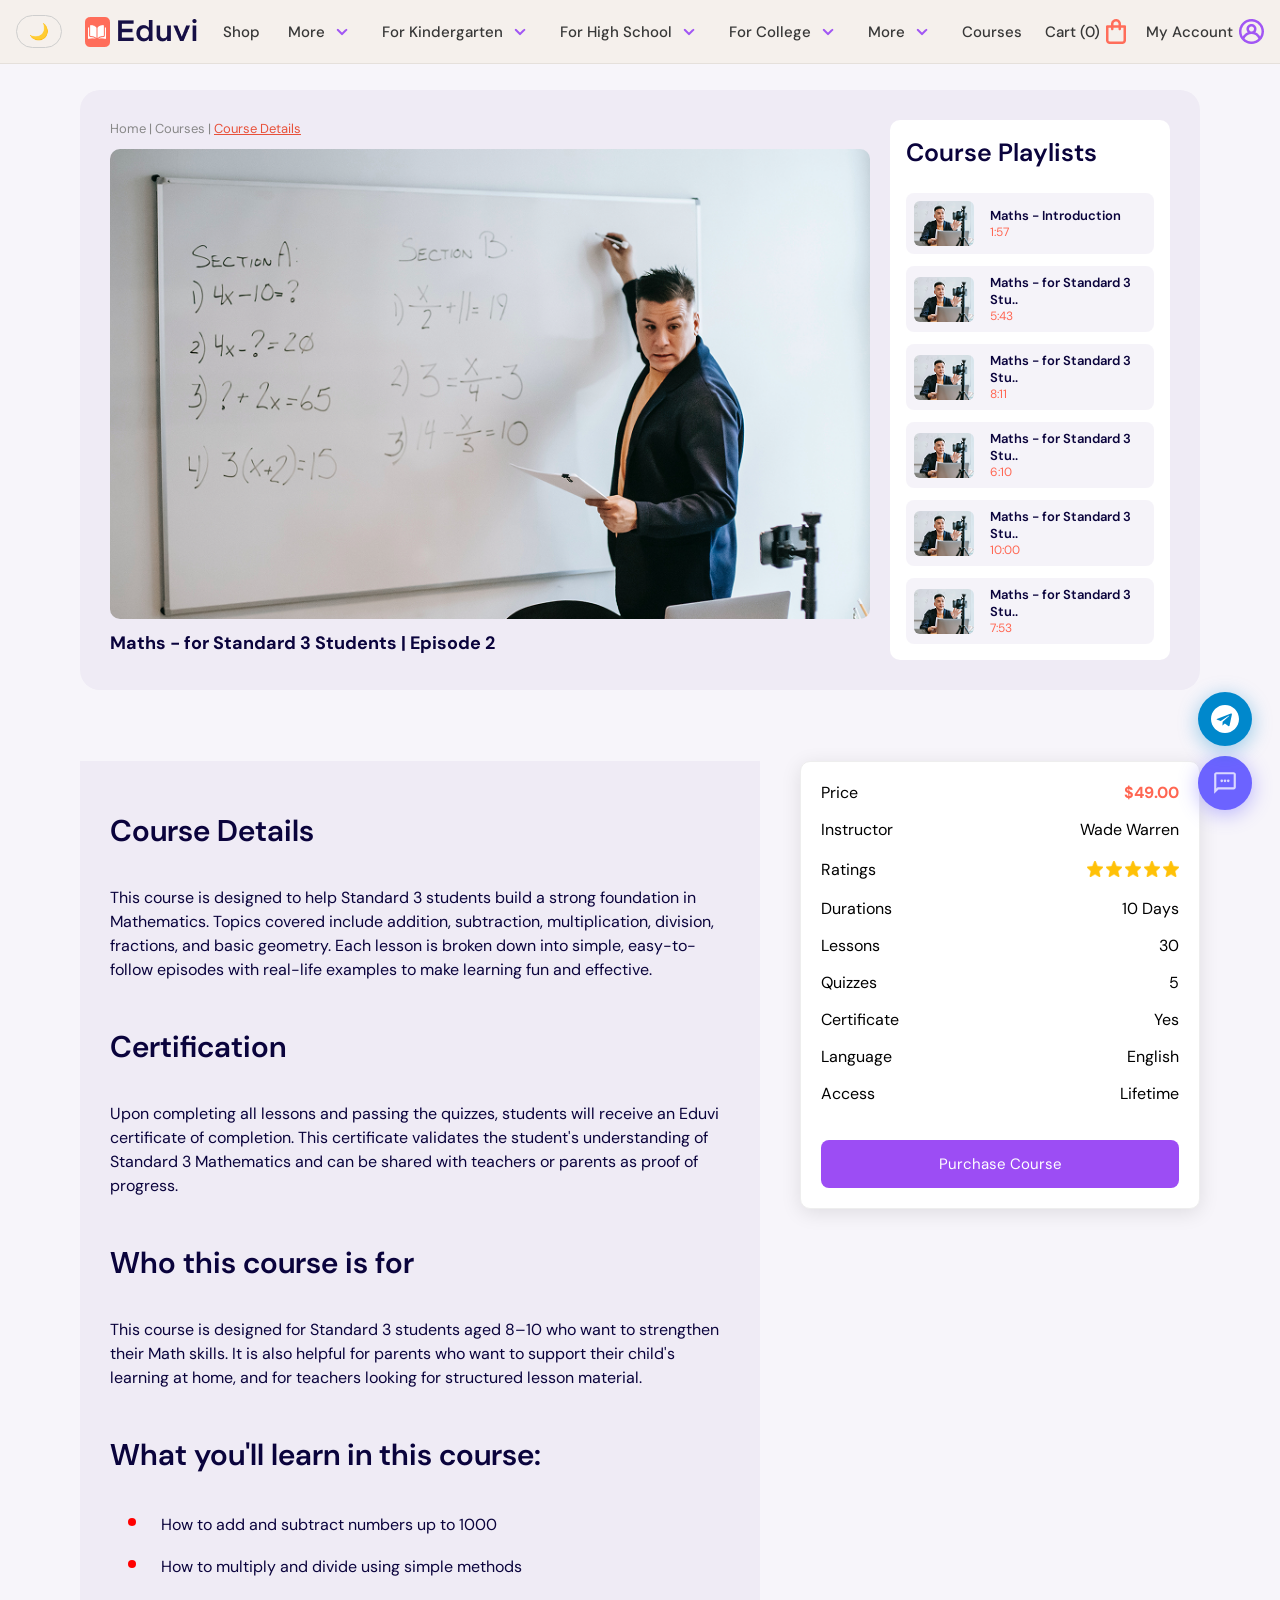
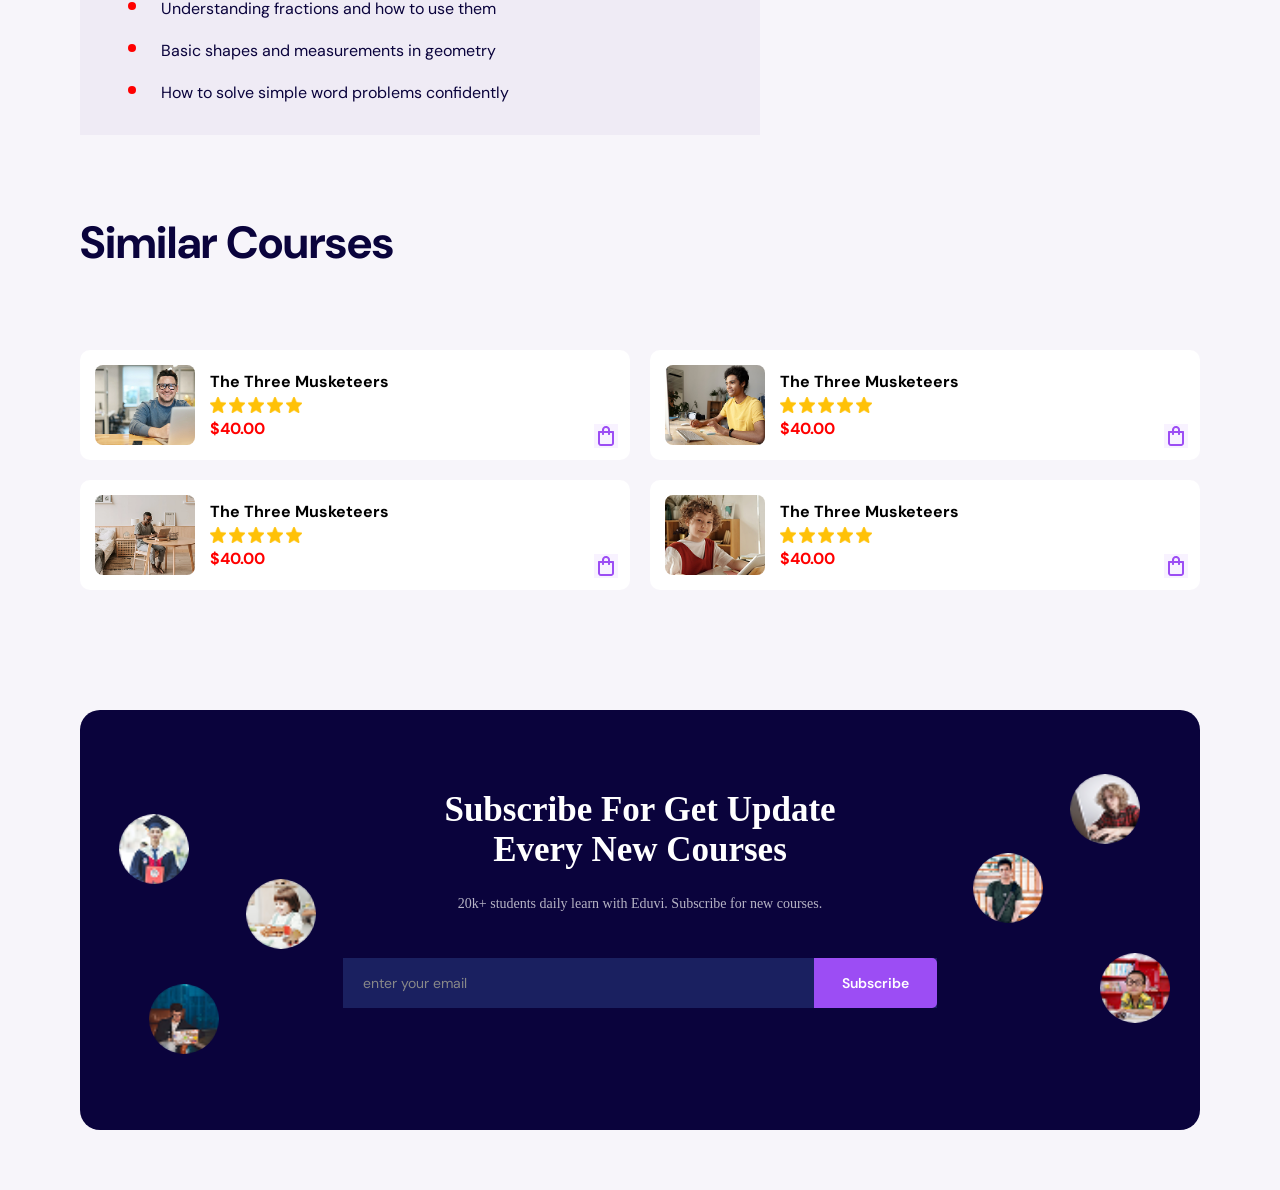
<file: courses-detail.html>
<!doctype html>
<html lang="en">
  <head>
    <meta charset="UTF-8" />
    <meta name="viewport" content="width=device-width, initial-scale=1.0" />
    <title>Course Details</title>
    <link rel="stylesheet" href="style.css" />
    <link rel="stylesheet" href="courses-detail.css" />
    <link rel="icon" type="image/png" href="images/Logo (1).png" />
    <link
      href="https://fonts.googleapis.com/css2?family=DM+Sans:wght@400;500;600;700&display=swap"
      rel="stylesheet"
    />
  </head>
  <body>
    <!-- navbar -->

    <div class="nav">
      <button id="darkModeBtn" title="Toggle dark mode">🌙</button>

      <a href="index.html">
        <img src="images/Logo (1).png" alt="Logo" class="logo" />
      </a>

      <ul class="menu">
        <li><a href="shop.html">Shop</a></li>

        <li class="has-dropdown">
          <a href="#">More <img src="images/down arrow.png" alt="" /></a>
          <ul class="dropdown">
            <li><a href="mentors.html">Mentors</a></li>
            <li><a href="pricing.html">Pricing</a></li>
            <li><a href="join-as-teacher.html">Join as Teacher</a></li>
          </ul>
        </li>

        <li class="has-dropdown">
          <a href="#"
            >For Kindergarten <img src="images/down arrow.png" alt=""
          /></a>
          <ul class="dropdown">
            <li><a href="#">Math</a></li>
            <li><a href="#">English</a></li>
            <li><a href="#">Science</a></li>
          </ul>
        </li>

        <li class="has-dropdown">
          <a href="#"
            >For High School <img src="images/down arrow.png" alt=""
          /></a>
          <ul class="dropdown">
            <li><a href="#">Math</a></li>
            <li><a href="#">English</a></li>
            <li><a href="#">Science</a></li>
          </ul>
        </li>

        <li class="has-dropdown">
          <a href="#">For College <img src="images/down arrow.png" alt="" /></a>
          <ul class="dropdown">
            <li><a href="#">Math</a></li>
            <li><a href="#">English</a></li>
            <li><a href="#">Science</a></li>
          </ul>
        </li>

        <li class="has-dropdown">
          <a href="#">More <img src="images/down arrow.png" alt="" /></a>
          <ul class="dropdown">
            <li><a href="mentors.html">Mentors</a></li>
            <li><a href="pricing.html">Pricing</a></li>
            <li><a href="join-as-teacher.html">Join as Teacher</a></li>
          </ul>
        </li>

        <li class="has-dropdown">
          <a href="courses.html">Courses </a>
        </li>
      </ul>

      <ul class="nav-actions">
        <li>
          <a href="#">Cart (0)</a>
          <img src="images/shopping cart.png" alt="cart" class="cart-icon" />
        </li>
        <li id="desktopProfileBtn">
          <a href="login.html">My Account</a>
          <img
            src="images/account image.png"
            alt="account"
            class="account-icon"
          />
        </li>
      </ul>

      <div class="mobile-nav-actions">
        <div class="mobile-profile" id="mobileProfileBtn">
          <img
            src="images/account image.png"
            alt="account"
            class="account-icon"
          />
        </div>
        <div id="menuToggle" class="hamburger">
          <span></span>
          <span></span>
          <span></span>
        </div>
      </div>

      <div class="profile-dropdown" id="profileDropdown">
        <a href="login.html">Login</a>
        <a href="signup.html">Sign Up</a>
      </div>
    </div>

    <div id="container">
      <!-- hero section -->
      <section class="hero">
        <div class="hero-left">
          <p class="breadcrumb">
            <a href="index.html"><span>Home</span></a> |
            <a href="courses.html"><span>Courses</span></a> |
            <a href="courses-detail.html" class="active"
              ><span>Course Details</span></a
            >
          </p>

          <div class="hero-image">
            <img src="images/teacher.png" alt="Guy with laptop" />
          </div>

          <h3>Maths - for Standard 3 Students | Episode 2</h3>
        </div>

        <div class="hero-right">
          <h2>Course Playlists</h2>

          <div class="playlist-item">
            <img src="images/laptop.png" alt="" />
            <div>
              <p>Maths - Introduction</p>
              <span>1:57</span>
            </div>
          </div>

          <div class="playlist-item">
            <img src="images/laptop.png" alt="" />
            <div>
              <p>Maths - for Standard 3 Stu..</p>
              <span>5:43</span>
            </div>
          </div>

          <div id="locked">
            <div class="playlist-item">
              <img src="images/laptop.png" alt="" />
              <div>
                <p>Maths - for Standard 3 Stu..</p>
                <span>8:11</span>
              </div>
            </div>
          </div>

          <div class="playlist-item">
            <img src="images/laptop.png" alt="" />
            <div>
              <p>Maths - for Standard 3 Stu..</p>
              <span>6:10</span>
            </div>
          </div>

          <div class="playlist-item">
            <img src="images/laptop.png" alt="" />
            <div>
              <p>Maths - for Standard 3 Stu..</p>
              <span>10:00</span>
            </div>
          </div>

          <div class="playlist-item">
            <img src="images/laptop.png" alt="" />
            <div>
              <p>Maths - for Standard 3 Stu..</p>
              <span>7:53</span>
            </div>
          </div>
        </div>
      </section>

      <div class="course-body">
        <div class="course-details">
          <h2>Course Details</h2>
          <p>
            This course is designed to help Standard 3 students build a strong
            foundation in Mathematics. Topics covered include addition,
            subtraction, multiplication, division, fractions, and basic
            geometry. Each lesson is broken down into simple, easy-to-follow
            episodes with real-life examples to make learning fun and effective.
          </p>

          <h2>Certification</h2>
          <p>
            Upon completing all lessons and passing the quizzes, students will
            receive an Eduvi certificate of completion. This certificate
            validates the student's understanding of Standard 3 Mathematics and
            can be shared with teachers or parents as proof of progress.
          </p>

          <h2>Who this course is for</h2>
          <p>
            This course is designed for Standard 3 students aged 8–10 who want
            to strengthen their Math skills. It is also helpful for parents who
            want to support their child's learning at home, and for teachers
            looking for structured lesson material.
          </p>

          <h2>What you'll learn in this course:</h2>
          <ul>
            <li>How to add and subtract numbers up to 1000</li>
            <li>How to multiply and divide using simple methods</li>
            <li>Understanding fractions and how to use them</li>
            <li>Basic shapes and measurements in geometry</li>
            <li>How to solve simple word problems confidently</li>
          </ul>
        </div>

        <div class="course-card">
          <div class="course-card-row">
            <span>Price</span>
            <span class="price">$49.00</span>
          </div>

          <div class="course-card-row">
            <span>Instructor</span>
            <span>Wade Warren</span>
          </div>

          <div class="course-card-row">
            <span>Ratings</span>

            <div class="stars">
              <img src="images/star.png" alt="" />
              <img src="images/star.png" alt="" />
              <img src="images/star.png" alt="" />
              <img src="images/star.png" alt="" />
              <img src="images/star.png" alt="" />
            </div>
          </div>

          <div class="course-card-row">
            <span>Durations</span>
            <span>10 Days</span>
          </div>

          <div class="course-card-row">
            <span>Lessons</span>
            <span>30</span>
          </div>

          <div class="course-card-row">
            <span>Quizzes</span>
            <span>5</span>
          </div>

          <div class="course-card-row">
            <span>Certificate</span>
            <span>Yes</span>
          </div>

          <div class="course-card-row">
            <span>Language</span>
            <span>English</span>
          </div>

          <div class="course-card-row">
            <span>Access</span>
            <span>Lifetime</span>
          </div>

          <button>Purchase Course</button>
        </div>
      </div>

      <div class="similar-courses">
        <h2>Similar Courses</h2>

        <div id="similar-courses-card">
          <!-- CARD 1 -->
          <div class="other-courses-card">
            <img src="images/Image.png" class="course-img" />

            <div class="course-content">
              <h3>The Three Musketeers</h3>

              <div class="stars">
                <img src="images/star.png" />
                <img src="images/star.png" />
                <img src="images/star.png" />
                <img src="images/star.png" />
                <img src="images/star.png" />
              </div>

              <p>$40.00</p>

              <div class="cart">
                <img
                  src="images/shopping bag.png"
                  alt="add to cart"
                  class="card-bag"
                />
              </div>
            </div>
          </div>

          <!-- CARD 2 -->
          <div class="other-courses-card">
            <img src="images/Image (1).png" class="course-img" />

            <div class="course-content">
              <h3>The Three Musketeers</h3>

              <div class="stars">
                <img src="images/star.png" />
                <img src="images/star.png" />
                <img src="images/star.png" />
                <img src="images/star.png" />
                <img src="images/star.png" />
              </div>

              <p>$40.00</p>

              <div class="cart">
                <img
                  src="images/shopping bag.png"
                  alt="add to cart"
                  class="card-bag"
                />
              </div>
            </div>
          </div>

          <!-- CARD 3 -->
          <div class="other-courses-card">
            <img src="images/Image (2).png" class="course-img" />

            <div class="course-content">
              <h3>The Three Musketeers</h3>

              <div class="stars">
                <img src="images/star.png" />
                <img src="images/star.png" />
                <img src="images/star.png" />
                <img src="images/star.png" />
                <img src="images/star.png" />
              </div>

              <p>$40.00</p>

              <div class="cart">
                <img
                  src="images/shopping bag.png"
                  alt="add to cart"
                  class="card-bag"
                />
              </div>
            </div>
          </div>

          <!-- CARD 4 -->
          <div class="other-courses-card">
            <img src="images/Image (3).png" class="course-img" />

            <div class="course-content">
              <h3>The Three Musketeers</h3>

              <div class="stars">
                <img src="images/star.png" />
                <img src="images/star.png" />
                <img src="images/star.png" />
                <img src="images/star.png" />
                <img src="images/star.png" />
              </div>

              <p>$40.00</p>

              <div class="cart">
                <img
                  src="images/shopping bag.png"
                  alt="add to cart"
                  class="card-bag"
                />
              </div>
            </div>
          </div>
        </div>
      </div>

      <div class="subscribe">
        <h2>
          Subscribe For Get Update <br />
          Every New Courses
        </h2>

        <!--floating images-->
        <img src="images/sub1.png" alt="" class="img1" />
        <img src="images/sub2.png" alt="" class="img2" />
        <img src="images/sub3.png" alt="" class="img3" />
        <img src="images/sub4.png" alt="" class="img4" />
        <img src="images/sub5.png" alt="" class="img5" />
        <img src="images/sub6.png" alt="" class="img6" />

        <p>20k+ students daily learn with Eduvi. Subscribe for new courses.</p>

        <div class="subscribe-form">
          <input type="email" placeholder="enter your email" />
          <button>Subscribe</button>
        </div>
      </div>

      <button id="backToTop" title="Back to top">↑</button>

      <script>
        const menuBtn = document.getElementById("menuToggle");
        const menu = document.querySelector(".menu");
        const profileBtn = document.getElementById("mobileProfileBtn");
        const profileDropdown = document.getElementById("profileDropdown");
        const desktopProfileBtn = document.getElementById("desktopProfileBtn");

        desktopProfileBtn.onclick = function (e) {
          e.stopPropagation();
          profileDropdown.classList.toggle("open");
          menu.classList.remove("active");
        };

        menuBtn.onclick = function () {
          menu.classList.toggle("active");
          menuBtn.classList.toggle("open");
          profileDropdown.classList.remove("open");
        };

        profileBtn.onclick = function (e) {
          e.stopPropagation();
          profileDropdown.classList.toggle("open");
          menu.classList.remove("active");
        };

        document.addEventListener("click", function () {
          profileDropdown.classList.remove("open");
        });

        const backToTop = document.getElementById("backToTop");

        window.addEventListener("scroll", function () {
          if (window.scrollY > 300) {
            backToTop.style.display = "block";
          } else {
            backToTop.style.display = "none";
          }
        });

        backToTop.onclick = function () {
          window.scrollTo({ top: 0, behavior: "smooth" });
        };

        const darkModeBtn = document.getElementById("darkModeBtn");

        // remember preference when page reloads
        if (localStorage.getItem("darkMode") === "on") {
          document.body.classList.add("dark");
          darkModeBtn.textContent = "☀️";
        }

        darkModeBtn.onclick = function () {
          document.body.classList.toggle("dark");
          const isDark = document.body.classList.contains("dark");
          darkModeBtn.textContent = isDark ? "☀️" : "🌙";
          localStorage.setItem("darkMode", isDark ? "on" : "off");
        };
      </script>
    </div>

    <script src="chatbot-widget.js"></script>
  </body>
</html>
</file>
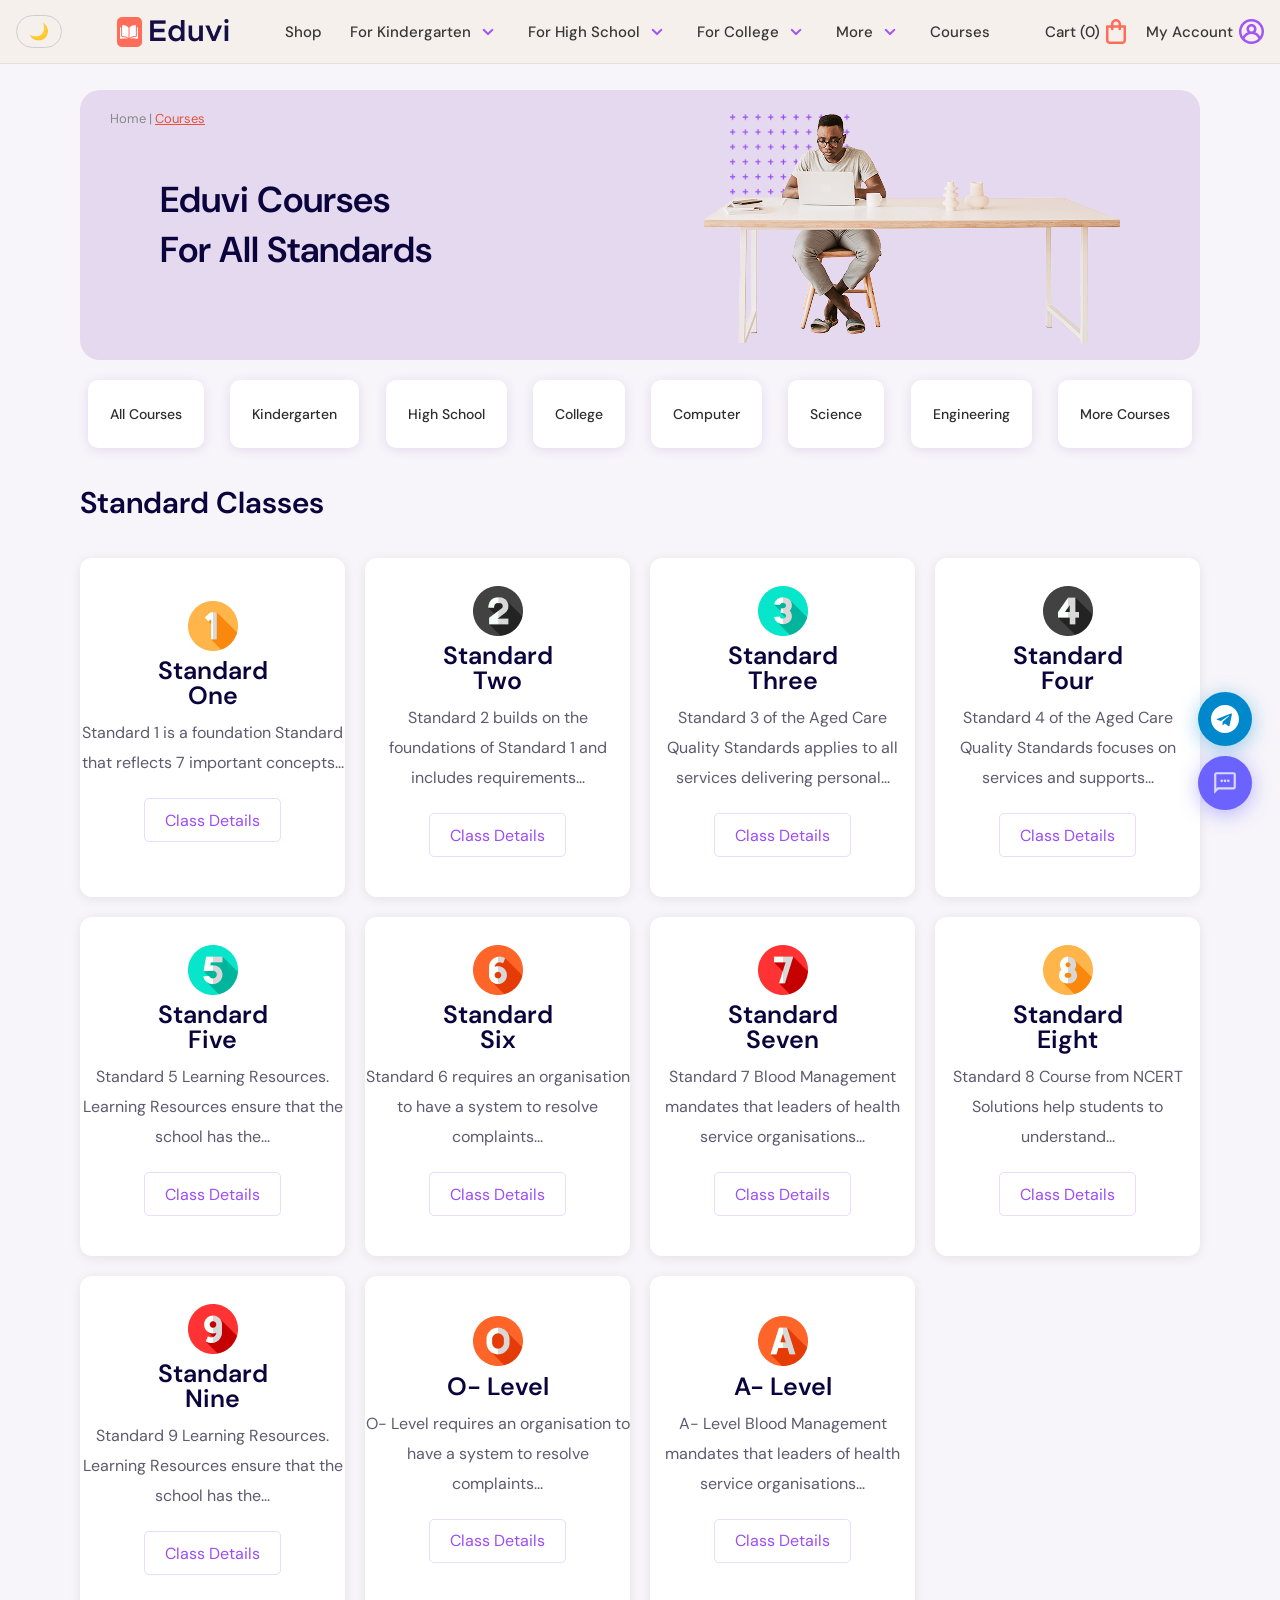
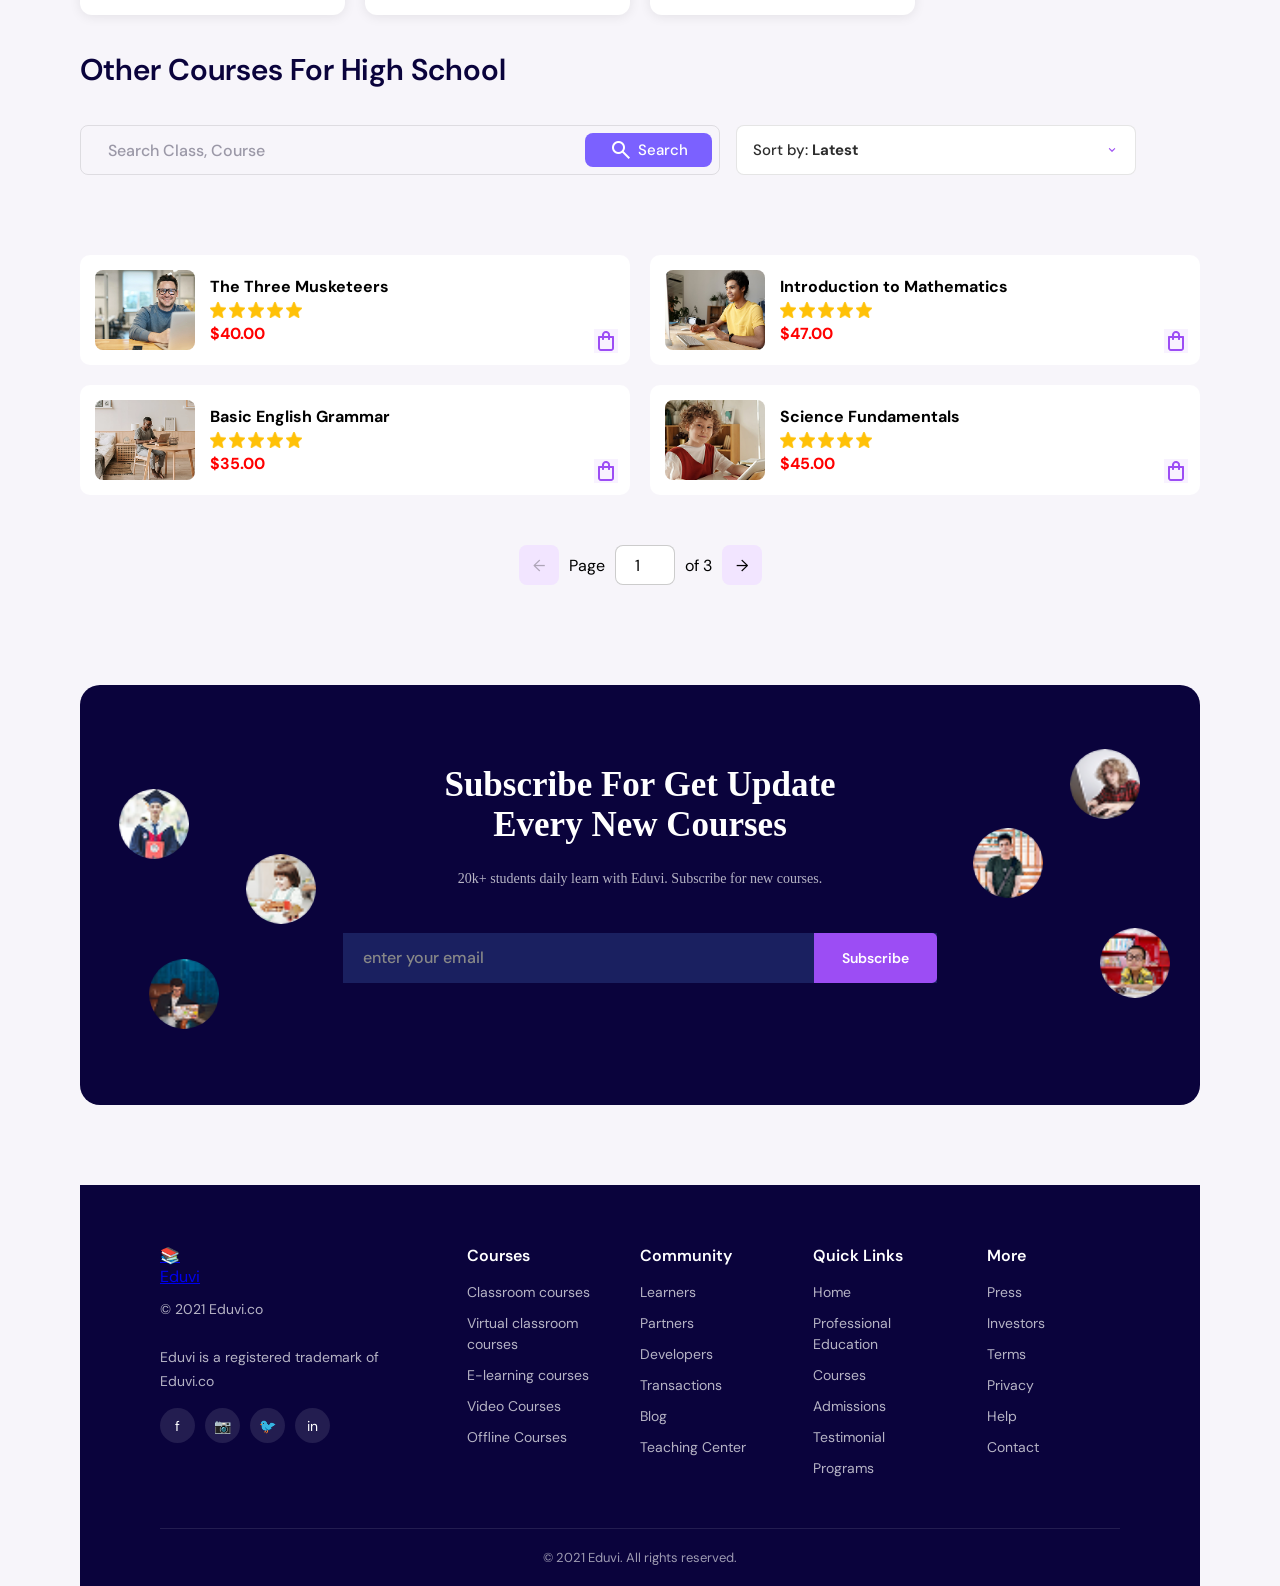
<file: courses.html>
<!doctype html>
<html lang="en">
  <head>
    <meta charset="UTF-8" />
    <meta name="viewport" content="width=device-width, initial-scale=1.0" />
    <title>courses</title>
    <link rel="stylesheet" href="style.css" />
    <link rel="stylesheet" href="courses.css" />
    <link
      href="https://fonts.googleapis.com/css2?family=DM+Sans:wght@400;500;600;700&display=swap"
      rel="stylesheet"
    />
    <link rel="stylesheet" href="https://fonts.googleapis.com/css2?family=Material+Symbols+Outlined:opsz,wght,FILL,GRAD@24,400,0,0&icon_names=search" />
    <link rel="icon" type="image/png" href="images/Logo (1).png" />
  </head>
  <body>
    <!-- navbar -->

    <div class="nav">

      <button id="darkModeBtn" title="Toggle dark mode">🌙</button>

      <a href="index.html">
        <img src="images/Logo (1).png" alt="Logo" class="logo" />
      </a>

      <ul class="menu">
        <li><a href="shop.html">Shop</a></li>

        <li class="has-dropdown">
          <a href="#">For Kindergarten <img src="images/down arrow.png" alt="" /></a>
          <ul class="dropdown">
            <li><a href="#">Math</a></li>
            <li><a href="#">English</a></li>
            <li><a href="#">Science</a></li>
          </ul>
        </li>

        <li class="has-dropdown">
          <a href="#">For High School <img src="images/down arrow.png" alt="" /></a>
          <ul class="dropdown">
            <li><a href="#">Math</a></li>
            <li><a href="#">English</a></li>
            <li><a href="#">Science</a></li>
          </ul>
        </li>

        <li class="has-dropdown">
          <a href="#">For College <img src="images/down arrow.png" alt="" /></a>
          <ul class="dropdown">
            <li><a href="#">Math</a></li>
            <li><a href="#">English</a></li>
            <li><a href="#">Science</a></li>
          </ul>
        </li>

        <li class="has-dropdown">
          <a href="#">More <img src="images/down arrow.png" alt="" /></a>
          <ul class="dropdown">
            <li><a href="mentors.html">Mentors</a></li>
            <li><a href="pricing.html">Pricing</a></li>
            <li><a href="join-as-teacher.html">Join as Teacher</a></li>
          </ul>
        </li>

        <li class="has-dropdown">
          <a href="courses.html">Courses </a>
        </li>
      </ul>

      <ul class="nav-actions">
        <li>
          <a href="#">Cart (<span id="cartCount">0</span>)</a>
          <img src="images/shopping cart.png" alt="cart" class="cart-icon" />
        </li>
        <li id="desktopProfileBtn">
          <a href="signup.html">My Account</a>
          <img src="images/account image.png" alt="account" class="account-icon" />
        </li>
      </ul>

      <div class="mobile-nav-actions">
        <div class="mobile-profile" id="mobileProfileBtn">
          <img src="images/account image.png" alt="account" class="account-icon" />
        </div>
        <div id="menuToggle" class="hamburger">
          <span></span>
          <span></span>
          <span></span>
        </div>
      </div>

      <div class="profile-dropdown" id="profileDropdown">
        <a href="login.html">Login</a>
        <a href="signup.html">Sign Up</a>
      </div>
    </div>

    <div id="container">
      
      <!-- hero section -->

      <section class="hero">
        <div class="hero-text">
          <p class="breadcrumb"> <a href="index.html"><span>Home</span></a> | <a href="courses.html" class="active"><span>Courses</span></a>
          </p>
          <h1>
            Eduvi Courses <br />
            For All Standards
          </h1>
        </div>
        <div class="hero-image">
          <img src="images/guy with laptop.png" alt="Guy with laptop" />
        </div>
        <div class="dots">
          <img src="images/Pattern.png" alt="" />
        </div>
      </section>

      <div class="course-list">
        <ul>
          <li><a href="#">All Courses</a></li>
          <li><a href="#">Kindergarten</a></li>
          <li><a href="#">High School</a></li>
          <li><a href="#">College</a></li>
          <li><a href="#">Computer</a></li>
          <li><a href="#">Science</a></li>
          <li><a href="#">Engineering</a></li>
          <li><a href="#">More Courses</a></li>
        </ul>
      </div>

      <h3 id="standard-classes">Standard Classes</h3>

      <div class="card-grid">
        <div class="card">
          <div class="card-number"><img src="images/std-1.png" alt="" /></div>
          <h3>Standard One</h3>
          <p>
            Standard 1 is a foundation Standard that reflects 7 important
            concepts...
          </p>
          <a href="courses-detail.html">Class Details</a>
        </div>

        <div class="card">
          <div class="card-number"><img src="images/029-2.png" alt="" /></div>
          <h3>Standard Two</h3>
          <p>
            Standard 2 builds on the foundations of Standard 1 and includes
            requirements...
          </p>
          <a href="courses-detail.html">Class Details</a>
        </div>

        <div class="card">
          <div class="card-number"><img src="images/030-3.png" alt="" /></div>
          <h3>Standard Three</h3>
          <p>
            Standard 3 of the Aged Care Quality Standards applies to all
            services delivering personal...
          </p>
          <a href="courses-detail.html">Class Details</a>
        </div>

        <div class="card">
          <div class="card-number"><img src="images/031-4.png" alt="" /></div>
          <h3>Standard Four</h3>
          <p>
            Standard 4 of the Aged Care Quality Standards focuses on services
            and supports...
          </p>
          <a href="courses-detail.html">Class Details</a>
        </div>

        <div class="card">
          <div class="card-number"><img src="images/032-5.png" alt="" /></div>
          <h3>Standard Five</h3>
          <p>
            Standard 5 Learning Resources. Learning Resources ensure that the
            school has the...
          </p>
          <a href="courses-detail.html">Class Details</a>
        </div>

        <div class="card">
          <div class="card-number"><img src="images/033-6.png" alt="" /></div>
          <h3>Standard Six</h3>
          <p>
            Standard 6 requires an organisation to have a system to resolve
            complaints...
          </p>
          <a href="courses-detail.html">Class Details</a>
        </div>

        <div class="card">
          <div class="card-number"><img src="images/034-7.png" alt="" /></div>
          <h3>Standard Seven</h3>
          <p>
            Standard 7 Blood Management mandates that leaders of health service
            organisations...
          </p>
          <a href="courses-detail.html">Class Details</a>
        </div>

        <div class="card">
          <div class="card-number"><img src="images/035-8.png" alt="" /></div>
          <h3>Standard Eight</h3>
          <p>
            Standard 8 Course from NCERT Solutions help students to
            understand...
          </p>
          <a href="courses-detail.html">Class Details</a>
        </div>

        <div class="card">
          <div class="card-number"><img src="images/036-9.png" alt="" /></div>
          <h3>Standard Nine</h3>
          <p>
            Standard 9 Learning Resources. Learning Resources ensure that the
            school has the...
          </p>
          <a href="courses-detail.html">Class Details</a>
        </div>

        <div class="card">
          <div class="card-number"><img src="images/015-o.png" alt="" /></div>
          <h3>O- Level</h3>
          <p>
            O- Level requires an organisation to have a system to resolve complaints...
          </p>
          <a href="courses-detail.html">Class Details</a>
        </div>
        
        <div class="card">
          <div class="card-number"><img src="images/001-A.png" alt="" /></div>
          <h3>A- Level</h3>
          <p>
            A- Level Blood Management mandates that leaders of health service
            organisations...
          </p>
          <a href="courses-detail.html">Class Details</a>
      </div>

    </div>

    <section class="other-courses">

      <div class="top">
        <h2>Other Courses For High School</h2>

        <div class="search-row">

          <form action="/search" method="get" class="search-row" id="search-row" name="search-row" target="_blank">

            <div class="search-box">
              <input type="text" name="Class, Course Search" id="Search" placeholder="Search Class, Course" class="search" />
              <button class="search-btn"><span class="material-symbols-outlined">search</span> Search
            </button>
            </div>

            <div class="sort has-sort-dropdown">
                <span>Sort by: <strong>Latest</strong></span>
                <img src="images/down arrow.png" alt="" class="sort-arrow">
                <ul class="sort-dropdown">
                    <li><a href="#">Latest</a></li>
                    <li><a href="#">Oldest</a></li>
                    <li><a href="#">Price</a></li>
                </ul>
            </div>
          </form>

        </div>

        <div id="other-courses">

          <!-- CARD 1 -->
          <div class="other-courses-card">
            <img src="images/Image.png" class="course-img">

            <div class="course-content">
              <h3>The Three Musketeers</h3>

              <div class="stars">
                <img src="images/star.png">
                <img src="images/star.png">
                <img src="images/star.png">
                <img src="images/star.png">
                <img src="images/star.png">
              </div>

              <p>$40.00</p>

              <div class="cart">
                <img src="images/shopping bag.png" alt="add to cart" class="card-bag">
              </div>
            </div>
          </div>

          <!-- CARD 2 -->
          <div class="other-courses-card">
            <img src="images/Image (1).png" class="course-img">

            <div class="course-content">
              <h3>Introduction to Mathematics</h3>

              <div class="stars">
                <img src="images/star.png">
                <img src="images/star.png">
                <img src="images/star.png">
                <img src="images/star.png">
                <img src="images/star.png">
              </div>

              <p>$47.00</p>

              <div class="cart">
                <img src="images/shopping bag.png" alt="add to cart" class="card-bag">
              </div>
            </div>
          </div>

              <!-- CARD 3 -->
          <div class="other-courses-card">
            <img src="images/Image (2).png" class="course-img">

            <div class="course-content">
              <h3>Basic English Grammar</h3>

              <div class="stars">
                <img src="images/star.png">
                <img src="images/star.png">
                <img src="images/star.png">
                <img src="images/star.png">
                <img src="images/star.png">
              </div>

              <p>$35.00</p>

              <div class="cart">
                <img src="images/shopping bag.png" alt="add to cart" class="card-bag">
              </div>
            </div>
          </div>

              <!-- CARD 4 -->
          <div class="other-courses-card">
            <img src="images/Image (3).png" class="course-img">

            <div class="course-content">
              <h3>Science Fundamentals</h3>

              <div class="stars">
                <img src="images/star.png">
                <img src="images/star.png">
                <img src="images/star.png">
                <img src="images/star.png">
                <img src="images/star.png">
              </div>

              <p>$45.00</p>

              <div class="cart">
                <img src="images/shopping bag.png" alt="add to cart" class="card-bag">
              </div>
            </div>
          </div>

              <!-- CARD 5 -->
          <div class="other-courses-card">
            <img src="images/Image (4).png" class="course-img">

            <div class="course-content">
              <h3>History & Geography</h3>

              <div class="stars">
                <img src="images/star.png">
                <img src="images/star.png">
                <img src="images/star.png">
                <img src="images/star.png">
                <img src="images/star.png">
              </div>

              <p>$30.00</p>

              <div class="cart">
                <img src="images/shopping bag.png" alt="add to cart" class="card-bag">
              </div>
            </div>
          </div>

            <!-- CARD 6 -->
          <div class="other-courses-card">
            <img src="images/Image (5).png" class="course-img">

            <div class="course-content">
              <h3>Computer Basics</h3>

              <div class="stars">
                <img src="images/star.png">
                <img src="images/star.png">
                <img src="images/star.png">
                <img src="images/star.png">
                <img src="images/star.png">
              </div>

              <p>$40.00</p>

              <div class="cart">
                <img src="images/shopping bag.png" alt="add to cart" class="card-bag">
              </div>
            </div>
          </div>

            <!-- CARD 7 -->
          <div class="other-courses-card">
            <img src="images/Image (6).png" class="course-img">

            <div class="course-content">
              <h3>Introduction to Biology</h3>

              <div class="stars">
                <img src="images/star.png">
                <img src="images/star.png">
                <img src="images/star.png">
                <img src="images/star.png">
                <img src="images/star.png">
              </div>

              <p>$46.00</p>

              <div class="cart">
                <img src="images/shopping bag.png" alt="add to cart" class="card-bag">
              </div>
            </div>
          </div>

            <!-- CARD 8 -->
          <div class="other-courses-card">
            <img src="images/Image (7).png" class="course-img">

            <div class="course-content">
              <h3>Art & Design</h3>

              <div class="stars">
                <img src="images/star.png">
                <img src="images/star.png">
                <img src="images/star.png">
                <img src="images/star.png">
                <img src="images/star.png">
              </div>

              <p>$20.00</p>

              <div class="cart">
                <img src="images/shopping bag.png" alt="add to cart" class="card-bag">
              </div>
            </div>
          </div>

            <!-- CARD 9 -->
          <div class="other-courses-card">
            <img src="images/Image (8).png" class="course-img">

            <div class="course-content">
              <h3>French Language</h3>

              <div class="stars">
                <img src="images/star.png">
                <img src="images/star.png">
                <img src="images/star.png">
                <img src="images/star.png">
                <img src="images/star.png">
              </div>

              <p>$55.00</p>

              <div class="cart">
                <img src="images/shopping bag.png" alt="add to cart" class="card-bag">
              </div>
            </div>
          </div>

            <!-- CARD 10 -->
          <div class="other-courses-card">
            <img src="images/Image (9).png" class="course-img">

            <div class="course-content">
              <h3>Physics & Chemistry</h3>

              <div class="stars">
                <img src="images/star.png">
                <img src="images/star.png">
                <img src="images/star.png">
                <img src="images/star.png">
                <img src="images/star.png">
              </div>

              <p>$48.00</p>

              <div class="cart">
                <img src="images/shopping bag.png" alt="add to cart" class="card-bag">
              </div>
            </div>
          </div>
        </div>  

        <div class="pagination">
          <button class="page-btn">&larr;</button>

          <span>Page</span>

          <input type="number" min="1" max="13" value="1" class="page-input">

          <span>of 13</span>

          <button class="page-btn">&rarr;</button>
        </div>
      </div>
    </section>

            
      <div class="subscribe">
        <h2>
          Subscribe For Get Update <br />
          Every New Courses
        </h2>

        <!--floating images-->
        <img src="images/sub1.png" alt="" class="img1" />
        <img src="images/sub2.png" alt="" class="img2" />
        <img src="images/sub3.png" alt="" class="img3" />
        <img src="images/sub4.png" alt="" class="img4" />
        <img src="images/sub5.png" alt="" class="img5" />
        <img src="images/sub6.png" alt="" class="img6" />

        <p>20k+ students daily learn with Eduvi. Subscribe for new courses.</p>

        <div class="subscribe-form">
          <input type="email" placeholder="enter your email" />
          <button>Subscribe</button>
        </div>
      </div>

      <!-- ══ FOOTER ════════════════════════════════════════════════ -->
      <footer>
        <div class="container">
          <div class="footer-grid">
            
            <div class="footer-brand">
              <a href="index.html" class="nav-logo" style="margin-bottom:10px;">
                <div class="nav-logo-icon"><span>📚</span></div>
                Eduvi
              </a>
              <p>© 2021 Eduvi.co<br><br>Eduvi is a registered trademark of Eduvi.co</p>

              <div class="footer-social">
                <a href="#">f</a>
                <a href="#">📷</a>
                <a href="#">🐦</a>
                <a href="#">in</a>
              </div>
            </div>

            <div class="footer-col">
              <h4>Courses</h4>
              <ul>
                <li><a href="#">Classroom courses</a></li>
                <li><a href="#">Virtual classroom courses</a></li>
                <li><a href="#">E-learning courses</a></li>
                <li><a href="#">Video Courses</a></li>
                <li><a href="#">Offline Courses</a></li>
              </ul>
            </div>

            <div class="footer-col">
              <h4>Community</h4>
              <ul>
                <li><a href="#">Learners</a></li>
                <li><a href="#">Partners</a></li>
                <li><a href="#">Developers</a></li>
                <li><a href="#">Transactions</a></li>
                <li><a href="#">Blog</a></li>
                <li><a href="#">Teaching Center</a></li>
              </ul>
            </div>

            <div class="footer-col">
              <h4>Quick Links</h4>
              <ul>
                <li><a href="index.html">Home</a></li>
                <li><a href="#">Professional Education</a></li>
                <li><a href="courses.html">Courses</a></li>
                <li><a href="#">Admissions</a></li>
                <li><a href="#">Testimonial</a></li>
                <li><a href="#">Programs</a></li>
              </ul>
            </div>

            <div class="footer-col">
              <h4>More</h4>
              <ul>
                <li><a href="#">Press</a></li>
                <li><a href="#">Investors</a></li>
                <li><a href="#">Terms</a></li>
                <li><a href="#">Privacy</a></li>
                <li><a href="#">Help</a></li>
                <li><a href="#">Contact</a></li>
              </ul>
            </div>

          </div>

          <div class="footer-bottom">
            © 2021 Eduvi. All rights reserved.
          </div>
        </div>
      </footer>

    <button id="backToTop" title="Back to top">↑</button>


    <script>
      const menuBtn = document.getElementById("menuToggle");
      const menu = document.querySelector(".menu");
      const profileBtn = document.getElementById("mobileProfileBtn");
      const profileDropdown = document.getElementById("profileDropdown");
      const desktopProfileBtn = document.getElementById("desktopProfileBtn");

      desktopProfileBtn.onclick = function (e) {
        e.stopPropagation();
        profileDropdown.classList.toggle("open");
        menu.classList.remove("active");
};

      menuBtn.onclick = function () {
      menu.classList.toggle("active");
      menuBtn.classList.toggle("open");
      profileDropdown.classList.remove("open");
    };

    let cartCount = 0;
    const cartCountEl = document.getElementById("cartCount");
    const cartBags = document.querySelectorAll(".card-bag");

    cartBags.forEach(function (bag) {
      bag.onclick = function () {
        cartCount++;
        cartCountEl.textContent = cartCount;

        // small bounce animation on the bag
        bag.style.transform = "scale(1.4)";
        setTimeout(function () {
          bag.style.transform = "scale(1)";
        }, 200);
      };
    });

      profileBtn.onclick = function (e) {
        e.stopPropagation();
        profileDropdown.classList.toggle("open");
        menu.classList.remove("active");
      };

      document.addEventListener("click", function () {
        profileDropdown.classList.remove("open");
      });

      const backToTop = document.getElementById("backToTop");

      window.addEventListener("scroll", function () {
      if (window.scrollY > 300) {
        backToTop.style.display = "block";
      } else {
        backToTop.style.display = "none";
      }
    });

      backToTop.onclick = function () {
        window.scrollTo({ top: 0, behavior: "smooth" });
      };

      const allCards = document.querySelectorAll(".other-courses-card");
      const prevBtn = document.querySelectorAll(".page-btn")[0];
      const nextBtn = document.querySelectorAll(".page-btn")[1];
      const pageInput = document.querySelector(".page-input");
      const cardsPerPage = 4;
      let currentPage = 1;
      const totalPages = Math.ceil(allCards.length / cardsPerPage);

      // update the "of X" text to match actual card count
      document.querySelector(".pagination span:last-of-type").textContent = "of " + totalPages;

    function showPage(page) {
      // clamp page between 1 and totalPages
      if (page < 1) page = 1;
      if (page > totalPages) page = totalPages;
      currentPage = page;

      // show only cards for this page
      allCards.forEach(function (card, index) {
        const start = (currentPage - 1) * cardsPerPage;
        const end = start + cardsPerPage;
        card.style.display = (index >= start && index < end) ? "flex" : "none";
      });

      // update the input
      pageInput.value = currentPage;

      // disable buttons at limits
      prevBtn.disabled = currentPage === 1;
      nextBtn.disabled = currentPage === totalPages;
    }

      prevBtn.onclick = function () {
        showPage(currentPage - 1);
      };

      nextBtn.onclick = function () {
        showPage(currentPage + 1);
      };

      pageInput.onchange = function () {
        showPage(parseInt(pageInput.value));
      };

      // initialize
      showPage(1);

      const darkModeBtn = document.getElementById("darkModeBtn");

      // remember preference when page reloads
      if (localStorage.getItem("darkMode") === "on") {
        document.body.classList.add("dark");
        darkModeBtn.textContent = "☀️";
      }

      darkModeBtn.onclick = function () {
        document.body.classList.toggle("dark");
        const isDark = document.body.classList.contains("dark");
        darkModeBtn.textContent = isDark ? "☀️" : "🌙";
        localStorage.setItem("darkMode", isDark ? "on" : "off");
      };
    </script>

    <script src="chatbot-widget.js"></script>


  </body>
</html>
</file>
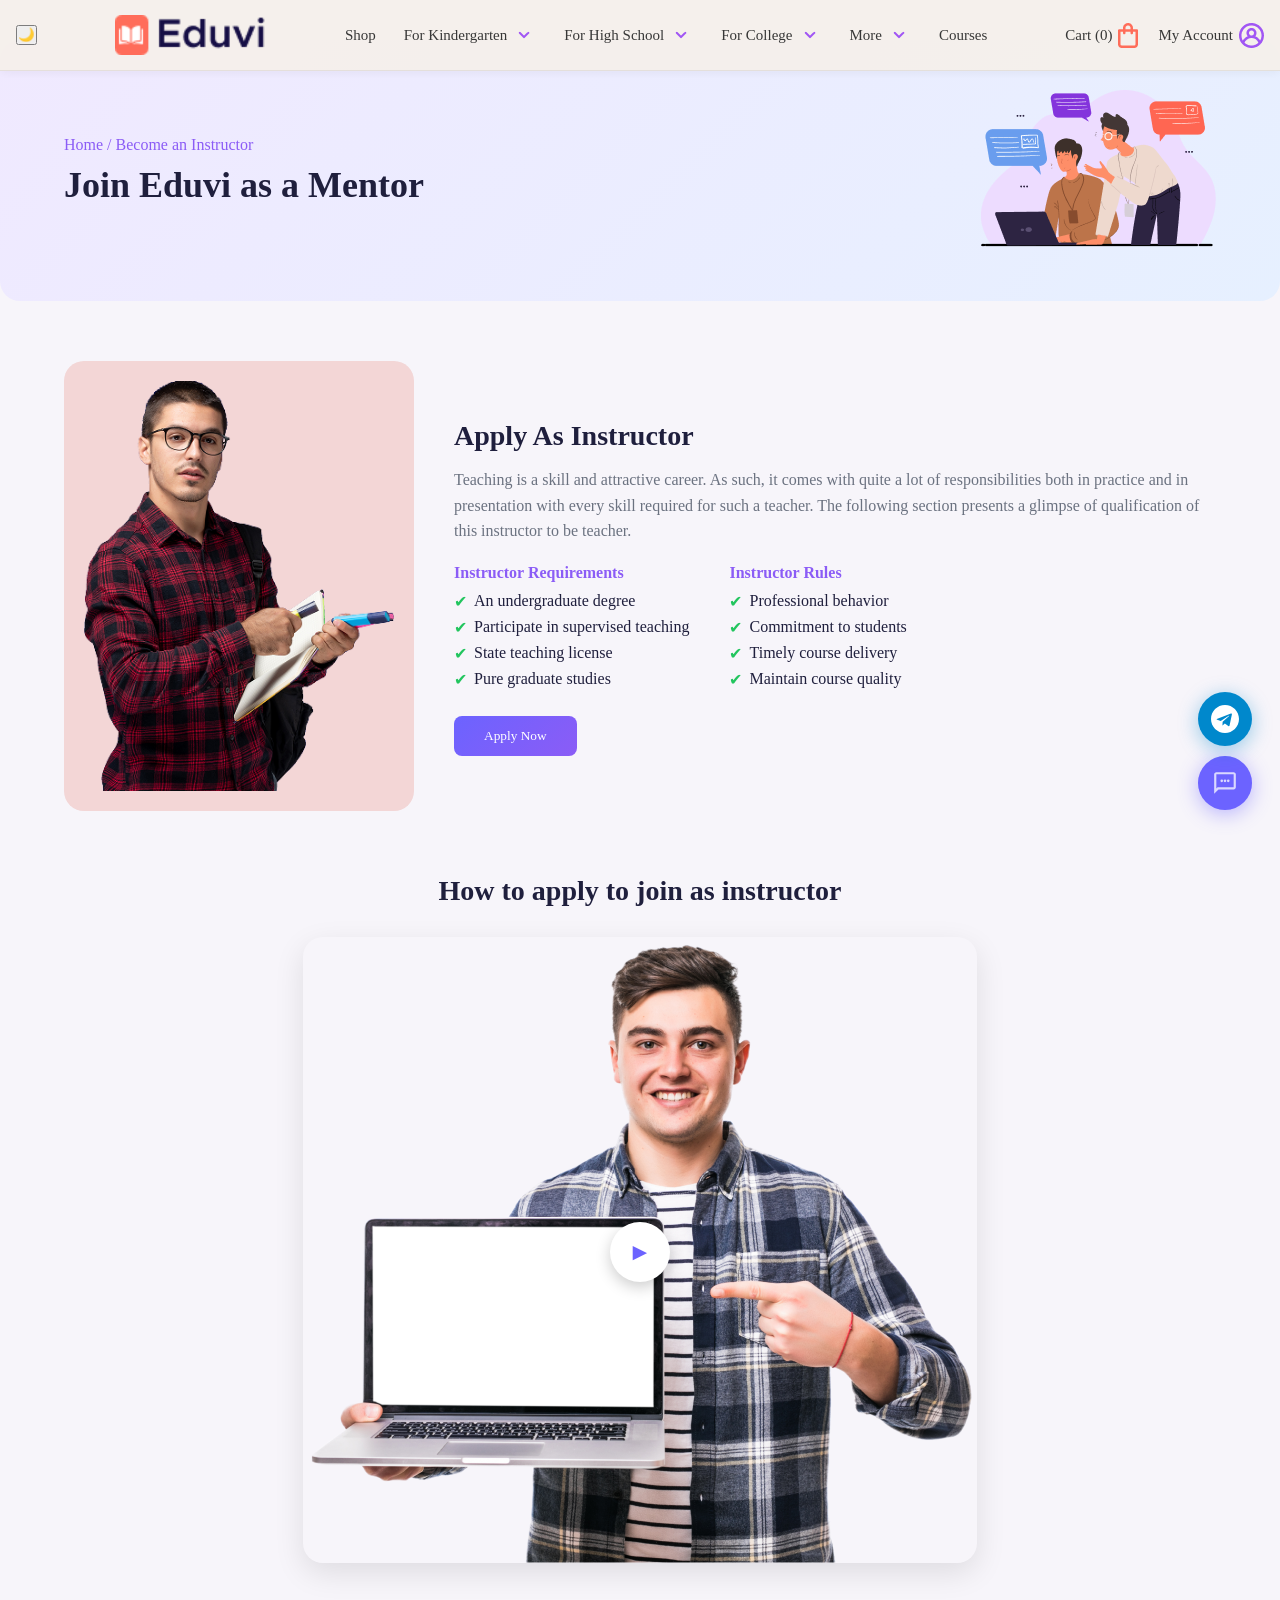
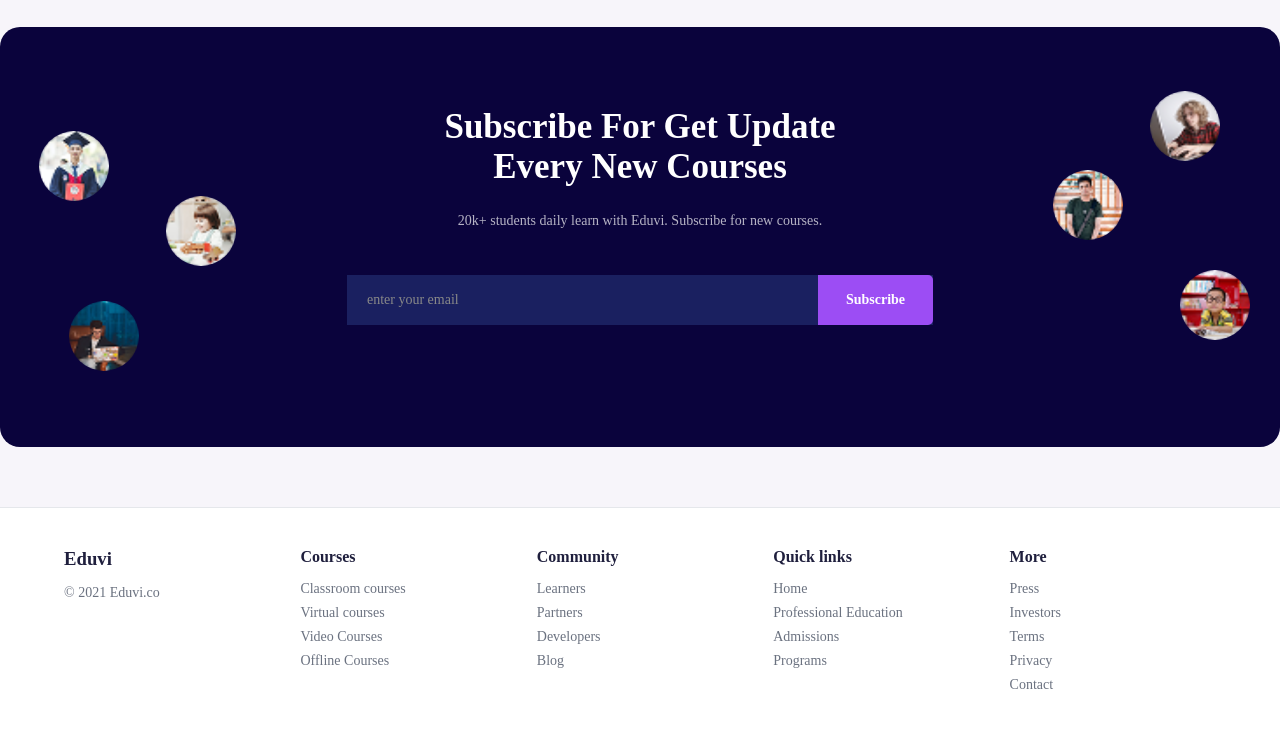
<file: join-as-teacher.html>
<!doctype html>
<html lang="en">
  <head>
    <meta charset="UTF-8" />
    <meta name="viewport" content="width=device-width, initial-scale=1.0" />
    <title>Join Eduvi as a Mentor</title>
    <link rel="stylesheet" href="join-as-teacher.css" />
    <link rel="stylesheet" href="style.css" />
    <link rel="icon" type="image/png" href="images/Logo (1).png" />
    <link
      href="https://fonts.googleapis.com/css2?family=Poppins:wght@300;400;500;600;700&display=swap"
      rel="stylesheet"
    />
  </head>
  <body>
    <!-- navbar -->

    <div class="nav">
      <button id="darkModeBtn" title="Toggle dark mode">🌙</button>

      <a href="index.html">
        <img src="images/Logo (1).png" alt="Logo" class="logo" />
      </a>

      <ul class="menu">
        <li><a href="#">Shop</a></li>

        <li class="has-dropdown">
          <a href="#">For Kindergarten <img src="down arrow.png" alt="" /></a>
          <ul class="dropdown">
            <li><a href="#">Math</a></li>
            <li><a href="#">English</a></li>
            <li><a href="#">Science</a></li>
          </ul>
        </li>

        <li class="has-dropdown">
          <a href="#">For High School <img src="down arrow.png" alt="" /></a>
          <ul class="dropdown">
            <li><a href="#">Math</a></li>
            <li><a href="#">English</a></li>
            <li><a href="#">Science</a></li>
          </ul>
        </li>

        <li class="has-dropdown">
          <a href="#">For College <img src="down arrow.png" alt="" /></a>
          <ul class="dropdown">
            <li><a href="#">Math</a></li>
            <li><a href="#">English</a></li>
            <li><a href="#">Science</a></li>
          </ul>
        </li>

        <li class="has-dropdown">
          <a href="#">More <img src="down arrow.png" alt="" /></a>
          <ul class="dropdown">
            <li><a href="mentors.html">Mentors</a></li>
            <li><a href="pricing.html">Pricing</a></li>
            <li><a href="join-as-teacher.html">Join as Teacher</a></li>
          </ul>
        </li>

        <li class="has-dropdown">
          <a href="courses.html">Courses </a>
        </li>
      </ul>

      <ul class="nav-actions">
        <li>
          <a href="#">Cart (0)</a>
          <img src="shopping cart.png" alt="cart" class="cart-icon" />
        </li>
        <li id="desktopProfileBtn">
          <a href="#">My Account</a>
          <img src="account image.png" alt="account" class="account-icon" />
        </li>
      </ul>
    </div>

    <!-- ================= HERO SECTION ================= -->
    <section class="hero">
      <div class="container hero-content">
        <div class="hero-text">
          <p class="breadcrumb">Home / Become an Instructor</p>
          <h1>Join Eduvi as a Mentor</h1>
        </div>
        <div class="hero-image">
          <img src="images/OBJECTS.png" alt="Mentor Illustration" />
        </div>
      </div>
    </section>

    <!-- ================= APPLY SECTION ================= -->
    <section class="apply-section">
      <div class="container apply-container">
        <div class="apply-image">
          <img
            src="images/front-view-male-student-red-checkered-shirt-with-backpack-holding-felt-pens-copybook-light-blue-wall 3.png"
            alt="Instructor"
          />
        </div>
        <div class="apply-content">
          <h2>Apply As Instructor</h2>
          <p>
            Teaching is a skill and attractive career. As such, it comes with
            quite a lot of responsibilities both in practice and in presentation
            with every skill required for such a teacher. The following section
            presents a glimpse of qualification of this instructor to be
            teacher.
          </p>

          <div class="requirements">
            <div>
              <h4>Instructor Requirements</h4>
              <ul>
                <li>An undergraduate degree</li>
                <li>Participate in supervised teaching</li>
                <li>State teaching license</li>
                <li>Pure graduate studies</li>
              </ul>
            </div>
            <div>
              <h4>Instructor Rules</h4>
              <ul>
                <li>Professional behavior</li>
                <li>Commitment to students</li>
                <li>Timely course delivery</li>
                <li>Maintain course quality</li>
              </ul>
            </div>
          </div>

          <button class="apply-btn">Apply Now</button>
        </div>
      </div>
    </section>

    <!-- ================= HOW TO APPLY ================= -->
    <section class="how-to-apply">
      <div class="container">
        <h2>How to apply to join as instructor</h2>
        <div class="video-card">
          <img
            src="images/young-blackhaired-man-demonstrating-something-bright-laptop 1.png"
            alt="How to Apply"
          />
          <div class="play-button">&#9658;</div>
        </div>
      </div>
    </section>

    <!-- ================= SUBSCRIBE SECTION ================= -->
    <div class="subscribe">
      <h2>
        Subscribe For Get Update <br />
        Every New Courses
      </h2>

      <!--floating images-->
      <img src="images/sub1.png" alt="" class="img1" />
      <img src="images/sub2.png" alt="" class="img2" />
      <img src="images/sub3.png" alt="" class="img3" />
      <img src="images/sub4.png" alt="" class="img4" />
      <img src="images/sub5.png" alt="" class="img5" />
      <img src="images/sub6.png" alt="" class="img6" />

      <p>20k+ students daily learn with Eduvi. Subscribe for new courses.</p>

      <div class="subscribe-form">
        <input type="email" placeholder="enter your email" />
        <button>Subscribe</button>
      </div>
    </div>

    <!-- ================= FOOTER ================= -->
    <footer class="footer">
      <div class="container footer-container">
        <div class="footer-col">
          <h3>Eduvi</h3>
          <p>© 2021 Eduvi.co</p>
        </div>
        <div class="footer-col">
          <h4>Courses</h4>
          <p>Classroom courses</p>
          <p>Virtual courses</p>
          <p>Video Courses</p>
          <p>Offline Courses</p>
        </div>
        <div class="footer-col">
          <h4>Community</h4>
          <p>Learners</p>
          <p>Partners</p>
          <p>Developers</p>
          <p>Blog</p>
        </div>
        <div class="footer-col">
          <h4>Quick links</h4>
          <p>Home</p>
          <p>Professional Education</p>
          <p>Admissions</p>
          <p>Programs</p>
        </div>
        <div class="footer-col">
          <h4>More</h4>
          <p>Press</p>
          <p>Investors</p>
          <p>Terms</p>
          <p>Privacy</p>
          <p>Contact</p>
        </div>
      </div>
    </footer>

    <script src="chatbot-widget.js"></script>
  </body>
</html>
</file>
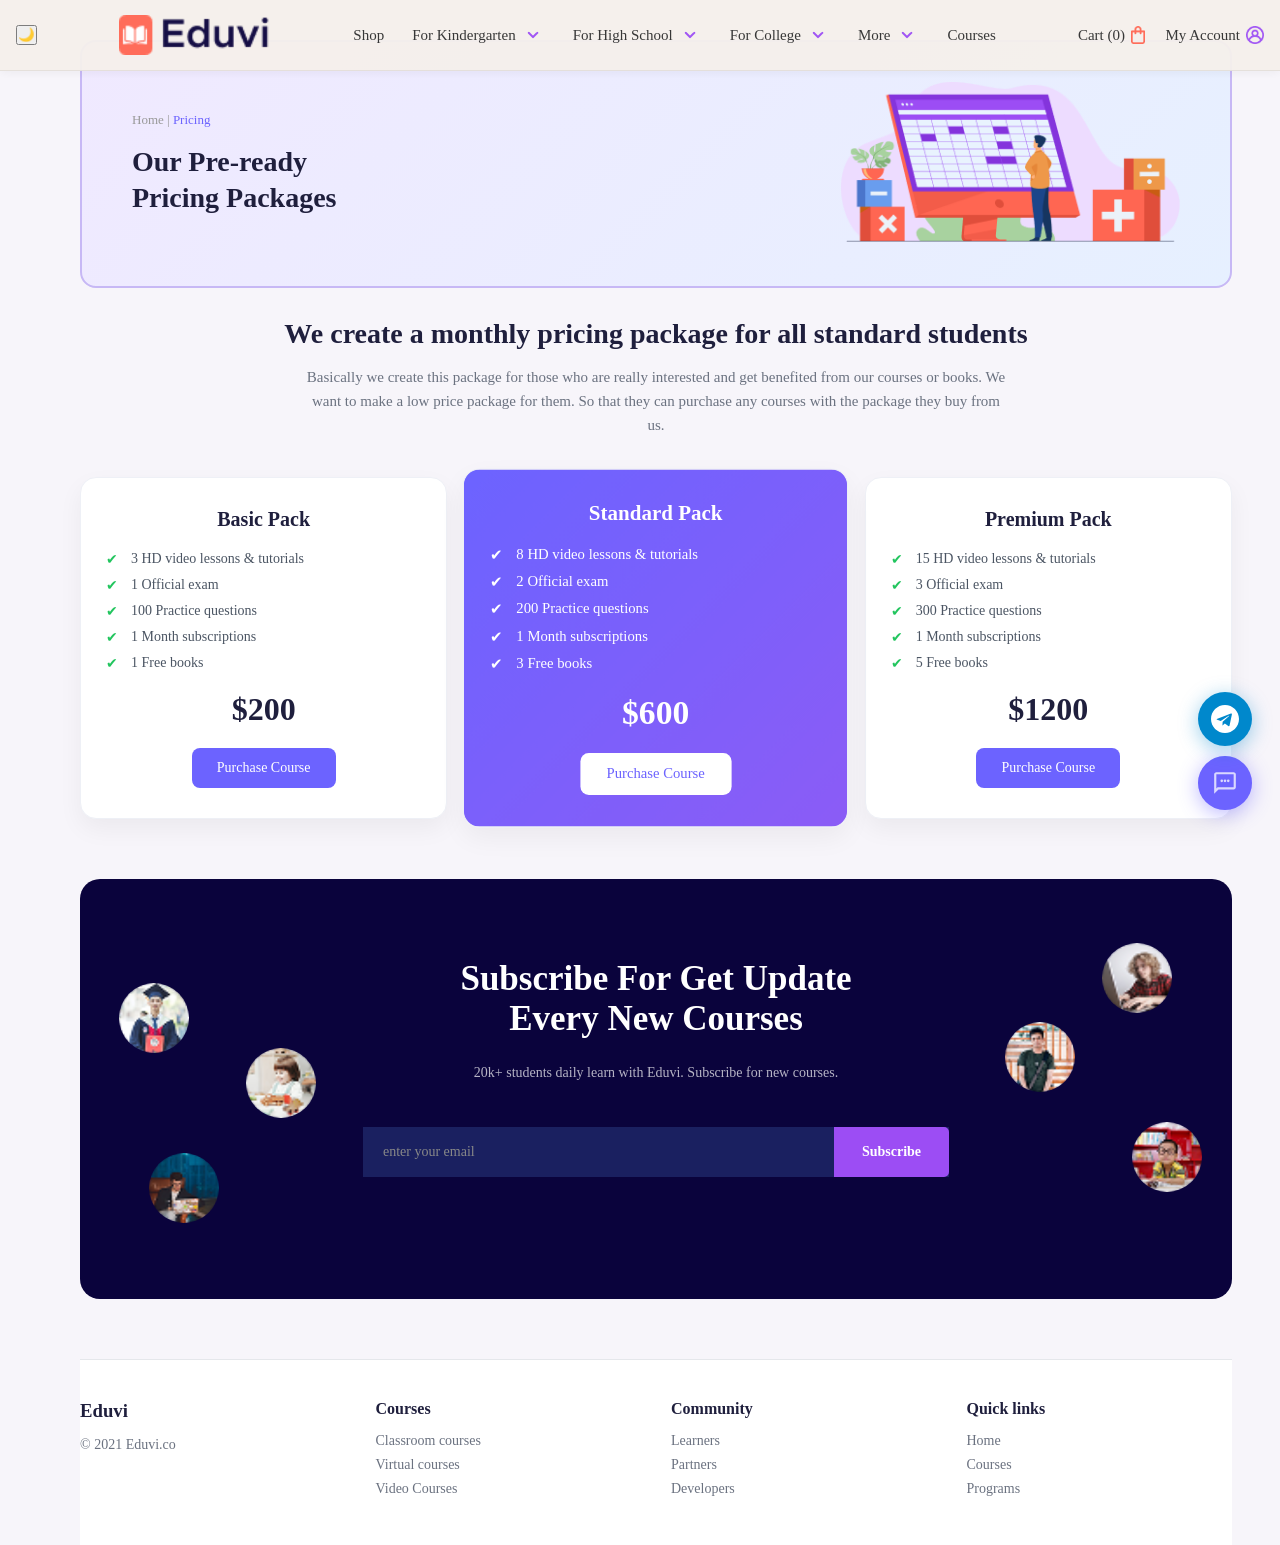
<file: pricing.html>
<!DOCTYPE html>
<html lang="en">
<head>
  <meta charset="UTF-8">
  <title>Eduvi Pricing</title>
  <link rel="stylesheet" href="pricing.css">
  <link rel="stylesheet" href="style.css">
</head>
<body>

    <!-- navbar -->

    <div class="nav">
      <button id="darkModeBtn" title="Toggle dark mode">🌙</button>

      <a href="index.html">
        <img src="images/Logo (1).png" alt="Logo" class="logo" />
      </a>

      <ul class="menu">
        <li><a href="#">Shop</a></li>

        <li class="has-dropdown">
          <a href="#"
            >For Kindergarten <img src="down arrow.png" alt=""
          /></a>
          <ul class="dropdown">
            <li><a href="#">Math</a></li>
            <li><a href="#">English</a></li>
            <li><a href="#">Science</a></li>
          </ul>
        </li>

        <li class="has-dropdown">
          <a href="#"
            >For High School <img src="down arrow.png" alt=""
          /></a>
          <ul class="dropdown">
            <li><a href="#">Math</a></li>
            <li><a href="#">English</a></li>
            <li><a href="#">Science</a></li>
          </ul>
        </li>

        <li class="has-dropdown">
          <a href="#">For College <img src="down arrow.png" alt="" /></a>
          <ul class="dropdown">
            <li><a href="#">Math</a></li>
            <li><a href="#">English</a></li>
            <li><a href="#">Science</a></li>
          </ul>
        </li>

        <li class="has-dropdown">
          <a href="#">More <img src="down arrow.png" alt="" /></a>
          <ul class="dropdown">
            <li><a href="mentors.html">Mentors</a></li>
            <li><a href="pricing.html">Pricing</a></li>
            <li><a href="join-as-teacher.html">Join as Teacher</a></li>
          </ul>
        </li>

        <li class="has-dropdown">
          <a href="courses.html">Courses </a>
        </li>
      </ul>

      <ul class="nav-actions">
        <li>
          <a href="#">Cart (0)</a>
          <img src="shopping cart.png" alt="cart" class="cart-icon" />
        </li>
        <li id="desktopProfileBtn">
          <a href="#">My Account</a>
          <img
            src="account image.png"
            alt="account"
            class="account-icon"
          />
        </li>
      </ul>
    </div>

    <div id="container">

<!-- HERO -->
<section class="hero">
  <div class="hero-content">
    <p class="breadcrumb"><span>Home</span> | <a href="#">Pricing</a></p>
    <h2>Our Pre-ready<br>Pricing Packages</h2>
  </div>
  <div class="hero-image">
    <img src="images/Group.png" alt="Pricing illustration">
  </div>
</section>

<!-- PRICING TITLE -->
<section class="title">
  <h2>We create a monthly pricing package for all standard students</h2>
  <p>
    Basically we create this package for those who are really interested and get benefited from our courses or books.
    We want to make a low price package for them. So that they can purchase any courses with the package they buy from us.
  </p>
</section>

<!-- PRICING CARDS -->
<section class="pricing">

  <div class="card">
    <h3>Basic Pack</h3>
    <ul>
      <li>3 HD video lessons & tutorials</li>
      <li>1 Official exam</li>
      <li>100 Practice questions</li>
      <li>1 Month subscriptions</li>
      <li>1 Free books</li>
    </ul>
    <h2>$200</h2>
    <button>Purchase Course</button>
  </div>

  <div class="card active">
    <h3>Standard Pack</h3>
    <ul>
      <li>8 HD video lessons & tutorials</li>
      <li>2 Official exam</li>
      <li>200 Practice questions</li>
      <li>1 Month subscriptions</li>
      <li>3 Free books</li>
    </ul>
    <h2>$600</h2>
    <button>Purchase Course</button>
  </div>

  <div class="card">
    <h3>Premium Pack</h3>
    <ul>
      <li>15 HD video lessons & tutorials</li>
      <li>3 Official exam</li>
      <li>300 Practice questions</li>
      <li>1 Month subscriptions</li>
      <li>5 Free books</li>
    </ul>
    <h2>$1200</h2>
    <button>Purchase Course</button>
  </div>

</section>

<!-- SUBSCRIBE -->
 <div class="subscribe">
        <h2>
          Subscribe For Get Update <br />
          Every New Courses
        </h2>

        <!--floating images-->
        <img src="images/sub1.png" alt="" class="img1" />
        <img src="images/sub2.png" alt="" class="img2" />
        <img src="images/sub3.png" alt="" class="img3" />
        <img src="images/sub4.png" alt="" class="img4" />
        <img src="images/sub5.png" alt="" class="img5" />
        <img src="images/sub6.png" alt="" class="img6" />

        <p>20k+ students daily learn with Eduvi. Subscribe for new courses.</p>

        <div class="subscribe-form">
          <input type="email" placeholder="enter your email" />
          <button>Subscribe</button>
        </div>
      </div>

<!-- FOOTER -->
<footer class="footer">
  <div class="col">
    <h3>Eduvi</h3>
    <p>© 2021 Eduvi.co</p>
  </div>

  <div class="col">
    <h4>Courses</h4>
    <p>Classroom courses</p>
    <p>Virtual courses</p>
    <p>Video Courses</p>
  </div>

  <div class="col">
    <h4>Community</h4>
    <p>Learners</p>
    <p>Partners</p>
    <p>Developers</p>
  </div>

  <div class="col">
    <h4>Quick links</h4>
    <p>Home</p>
    <p>Courses</p>
    <p>Programs</p>
  </div>

</footer>

    <script src="chatbot-widget.js"></script>

</body>
</html>
</file>
<file: style.css>
* {
  margin: 0;
  padding: 0;
  box-sizing: border-box;
  font-family: "DM Sans", "Times New Roman", serif;
}

body {
  background-color: rgba(247, 245, 250, 1);
}

.nav {
  display: flex;
  align-items: center;
  justify-content: space-between;
  padding: 15px 16px;
  background-color: #f5f0eb;
  position: fixed;
  top: 0;
  left: 0;
  right: 0;
  width: 100%;
  z-index: 100;
  border-bottom: 1px solid rgba(0, 0, 0, 0.07);
  transition: 0.3s;
  opacity: 0.95;
}

/* --- Logo --- */
.logo {
  display: flex;
  align-items: center;
  gap: 8px;
  text-decoration: none;
  flex-shrink: 0;
  padding: auto;
}

.logo-icon {
  background-color: #e8513a;
  width: 34px;
  height: 34px;
  border-radius: 8px;
  display: flex;
  align-items: center;
  justify-content: center;
  font-size: 16px;
}

.logo-text {
  font-size: 20px;
  font-weight: 700;
  color: #1a1a2e;
  letter-spacing: -0.3px;
}

/* --- Center Menu --- */
.menu {
  display: flex;
  list-style: none;
  align-items: center;
  gap: 28px;
}

.menu li a {
  text-decoration: none;
  color: #2d2d2d;
  font-size: 15px;
  font-weight: 500;
  display: flex;
  align-items: center;
  gap: 5px;
  transition: color 0.2s;
}

.menu li a:hover {
  color: #e8513a;
}

.nav-actions {
  display: flex;
  list-style: none;
  align-items: center;
  gap: 20px;
}

.nav-actions li {
  display: flex;
  align-items: center;
  gap: 6px;
}

.nav-actions li a {
  text-decoration: none;
  color: #2d2d2d;
  font-size: 15px;
  font-weight: 500;
  transition: color 0.2s;
}

.nav-actions li a:hover {
  color: #e8513a;
}

.nav-actions img {
  cursor: pointer;
}

.icon {
  font-size: 18px;
  color: #e8513a;
}

.cart-icon,
.account-icon {
  font-size: 18px;
  color: #e8513a;
}

/* make the li position relative so dropdown appears below it */
.has-dropdown {
  position: relative;
}

/* hide the dropdown by default */
.dropdown {
  display: none;
  position: absolute;
  top: 100%; /* sits just below the nav link */
  left: 0;
  background-color: #fff;
  border-radius: 8px;
  box-shadow: 0 8px 24px rgba(0, 0, 0, 0.1);
  padding: 10px 0;
  min-width: 180px;
  list-style: none;
  z-index: 200;
}

/* show it on hover */
.has-dropdown:hover .dropdown {
  display: block;
}

/* style the dropdown links */
.dropdown li a {
  display: block;
  padding: 10px 20px;
  color: #2d2d2d;
  font-size: 14px;
  font-weight: 500;
  text-decoration: none;
  transition: 0.2s;
}

.dropdown li a:hover {
  color: #e8513a;
  background-color: #f5f0eb;
}

.has-dropdown img {
  transition: transform 0.3s;
}

.has-dropdown:hover img {
  transform: rotate(180deg);
}

#container {
  margin: 0 80px;
}

.menu-toggle {
  display: none;
  cursor: pointer;
}

@media (max-width: 768px) {
  .menu {
    display: none;
  }

  .menu-toggle {
    display: block;
    font-size: 28px;
    cursor: pointer;
  }

  .menu.active {
    display: flex;
    flex-direction: column;
    background: white;
    position: absolute;
    top: 70px;
    left: 0;
    width: 100%;
    padding: 20px;
  }

  .menu-toggle {
    margin-left: auto; /* push ☰ to far right */
    font-size: 28px;
    cursor: pointer;
  }

  .nav-actions {
    display: none; /* hide cart & account */
  }
}
</file>
<file: courses-detail.css>
#container {
  margin: 0 80px;
}

/* HERO */
.hero {
  display: flex;
  gap: 20px;
  background-color: rgba(239, 235, 245, 1);
  margin: 90px 0 0 0;
  padding: 30px;
  border-radius: 20px;
}

/* LEFT SIDE */
.hero-left {
  flex: 1;
  display: flex;
  flex-direction: column;
  gap: 12px;
}

.hero-image {
  width: 100%;
}

.hero-image img {
  width: 100%;
  height: auto;
  border-radius: 10px;
  display: block;
}

.hero-left h3 {
  font-size: 18px;
  font-weight: 700;
  color: rgba(10, 3, 60, 1);
}

/* RIGHT SIDE - PLAYLIST */
.hero-right {
  width: 280px;
  background: white;
  border-radius: 10px;
  padding: 16px;
  display: flex;
  flex-direction: column;
  gap: 12px;
  overflow-y: auto;
}

.hero-right h2 {
  font: metropolis, "Times New Roman", serif;
  font-size: 25px;
  font-weight: 600;
  color: rgba(10, 3, 60, 1);
  margin-bottom: 20px;
  width: 193px;
  height: 25px;
}

.playlist-item {
  display: flex;
  align-items: center;
  gap: 16px;
  cursor: pointer;
  background: rgba(239, 235, 245, 0.6);
  border-radius: 8px;
  padding: 8px;
}

.playlist-item span {
  font-size: 12px;
  color: rgba(255, 102, 82, 1) !important;
  display: block;
}

.playlist-item:hover {
  background: rgba(239, 235, 245, 1);
  transform: scale(1.05);
  transition:
    color 0.4s,
    background-color 0.4s,
    box-shadow 0.4s,
    transform 0.4s;
}

.playlist-item img {
  width: 60px;
  height: 45px;
  object-fit: cover;
  border-radius: 6px;
}

.playlist-item p {
  font-size: 13px;
  font-weight: 600;
  color: rgba(10, 3, 60, 1);
  margin: 0;
}

.playlist-item span {
  font-size: 12px;
  color: #888;
}

#locked {
  background-color: rgba(255, 255, 255, 1) !important;
}

/* BREADCRUMB */
.breadcrumb {
  font-size: 13px;
  color: #888;
}

.breadcrumb span:hover {
  color: #e8513a;
  text-decoration: underline;
  cursor: pointer;
}

.breadcrumb a {
  color: #888;
  text-decoration: none;
}

.breadcrumb a.active {
  color: #e8513a;
  text-decoration: underline;
}

.course-body {
  display: flex;
  gap: 40px;
  align-items: flex-start; /* stops the card from stretching full height */
  margin-top: 40px;
}

.course-details {
  flex: 1; /* takes remaining space */
}

.course-card {
  width: 400px;
  border: 1px solid #eee;
  border-radius: 10px;
  padding: 20px;
  display: flex;
  flex-direction: column;
  gap: 16px;
  background-color: rgba(255, 255, 255, 1);
  box-shadow: 0 4px 20px rgba(0, 0, 0, 0.1);
}

.course-card-row {
  display: flex;
  justify-content: space-between;
  align-items: center; /* important */
}

.stars {
  display: flex;
  align-items: center;
  gap: 4px; /* spacing between stars */
}

.stars img {
  width: 16px;
  height: 16px;
}

.price {
  color: rgba(255, 102, 82, 1);
  font-weight: 700;
}

.course-card button {
  background: rgba(156, 77, 244, 1);
  color: white;
  border: none;
  padding: 14px;
  border-radius: 8px;
  font-size: 15px;
  cursor: pointer;
  width: 100%;
  margin-top: 20px;
  transition: transform 0.3s ease-in-out;
}

.course-card button:active {
  transform: scale(0.95);
}

.course-card button:hover {
  transform: scale(1.05);
  box-shadow: 0 4px 20px rgba(156, 77, 244, 0.4);
}

.course-body {
  margin-top: 71px;
}

.course-details {
  flex: 1;
  display: flex;
  flex-direction: column;
  gap: 25px;
  width: 840px;
  padding: 30px;
  background-color: rgba(239, 235, 245, 1);
}

.course-details h1 {
  font: metropolis, "Times New Roman", serif;
  font-weight: 600;
  font-size: 30px;
  line-height: 100%;
  color: rgba(10, 3, 60, 1);
  margin-top:;
  width: 212px;
}

.course-details h2 {
  font: metropolis, "Times New Roman", serif;
  font-weight: 600;
  font-size: 30px;
  line-height: 100%;
  color: rgba(10, 3, 60, 1);
  margin-top: 25px;
  height: 30px;
  width: 212px;
  white-space: nowrap;
}

.course-details p {
  font-size: 16px;
  line-height: 150%;
  color: rgba(10, 3, 60, 1);
  margin-top: 15px;
}

.course-details li::marker {
  color: red; /* Changes only the bullet color */
  font-size: 1.5em; /* Changes only the bullet size */
  font-weight: bold;
}

.course-details li {
  font-size: 16px;
  line-height: 150%;
  color: rgba(10, 3, 60, 1);
  margin-top: 15px;
  padding-left: 0;
  margin-left: 18px;
}

.course-details ul {
  padding-left: 0;
  margin-left: 0;
  list-style-position: inside;
}

#similar-courses-card {
  display: grid;
  grid-template-columns: repeat(2, 1fr);
  gap: 20px;
}

.similar-courses {
  margin-bottom: 120px;
}

.similar-courses h2 {
  font: metropolis, "Times New Roman", serif;
  font-size: 45px;
  font-weight: 700;
  line-height: 55px;
  color: rgba(10, 3, 60, 1);
  margin-bottom: 20px;
  margin: 80px 0 80px 0;
}

.other-courses-card {
  display: flex;
  align-items: center;
  background: #fff;
  padding: 15px;
  border-radius: 10px;
  gap: 15px;
  position: relative;
}

.other-courses-card:hover {
  box-shadow: 0 8px 24px rgba(0, 0, 0, 0.1);
  cursor: pointer;
  transform: translateY(-5px) scale(1.03);
  transition: transform 0.4s ease;
}

.cart {
  cursor: pointer;
}

.card-bag {
  background-color: rgba(248, 242, 255, 1);
  position: absolute;
  bottom: 12px;
  right: 12px;
  width: 24px;
  height: 24px;
  cursor: pointer;
  transition: transform 0.2s;
}

.card-bag:hover {
  transform: scale(1.15);
}

/* IMAGE */
.course-img {
  width: 100px;
  height: 80px;
  object-fit: cover;
  border-radius: 8px;
}

/* RIGHT CONTENT */
.course-content h3 {
  font-size: 16px;
  margin: 0;
}

/* STARS */
.stars {
  display: flex;
  gap: 3px;
  margin: 5px 0;
}

.stars img {
  width: 16px;
  height: 16px;
}

/* PRICE */
.course-content p {
  color: red;
  font-weight: bold;
  margin: 0;
}

.subscribe {
  position: relative;
  background-color: rgba(10, 3, 60, 1);
  border-radius: 20px;
  width: 100%;
  height: 420px;
  color: rgba(255, 255, 255, 1);
  padding: 0;
  text-align: center;
  overflow: hidden;
  margin: 60px 0;
}

.subscribe h2 {
  font-size: 35px;
  font-weight: 700;
  color: rgba(255, 255, 255, 1);
  line-height: 40px;
  margin-bottom: 20px;
  margin-top: 80px;
  font-family: metropolis, "Times New Roman", serif;
}

.subscribe p {
  font-family: metropolis, "Times New Roman", serif;
  color: rgba(255, 255, 255, 0.7);
  font-size: 14px;
  margin-bottom: 40px;
  line-height: 28px;
  font-weight: 400;
}

/* --- form --- */
.subscribe-form {
  display: inline-flex; /* keeps form centered */
  overflow: hidden;
  background-color: #1a2060;
}

.subscribe-form input {
  width: 471px;
  padding: 14px 20px;
  height: 50px;
  border: none;
  outline: none;
  background-color: #1a2060;
  color: white;
  font-size: 14px;
}

.subscribe-form input::placeholder {
  color: #888;
}

.subscribe-form button {
  padding: 14px 28px;
  background-color: rgba(156, 77, 244, 1);
  color: white;
  border: none;
  border-top-right-radius: 5px;
  border-bottom-right-radius: 5px;
  cursor: pointer;
  font-size: 14px;
  font-weight: 600;
}

.subscribe-form button:hover {
  background-color: #6a50ee;
}

/* --- floating images --- */
.subscribe img {
  position: absolute;
  width: 70px;
  height: 70px;
  border-radius: 50%; /* makes them circular */
  object-fit: cover;
}

/* position each image individually */
.img1 {
  top: 104px;
  left: 39px;
  width: 40px;
  height: 40px;
}

.img2 {
  top: 169px;
  left: 166px;
  width: 40px;
  height: 40px;
}

.img3 {
  top: 274px;
  left: 69px;
  width: 40px;
  height: 40px;
}

.img4 {
  top: 64px;
  right: 60px;
  width: 40px;
  height: 40px;
}

.img5 {
  top: 143px;
  right: 157px;
  width: 40px;
  height: 40px;
}

.img6 {
  top: 243px;
  right: 30px;
  width: 40px;
  height: 40px;
}

/* Profile dropdown (global, used on mobile) */
.mobile-nav-actions {
  display: none;
  align-items: center;
  gap: 12px;
  margin-left: auto;
}

.mobile-profile {
  cursor: pointer;
  position: relative;
}

.profile-dropdown {
  display: none;
  position: absolute;
  top: 65px;
  right: 80px;
  background: #fff;
  border-radius: 8px;
  box-shadow: 0 8px 24px rgba(0, 0, 0, 0.12);
  min-width: 150px;
  z-index: 300;
  overflow: hidden;
}

.profile-dropdown a {
  display: block;
  padding: 12px 20px;
  color: #2d2d2d;
  font-size: 15px;
  font-weight: 500;
  text-decoration: none;
  transition: 0.2s;
}

.profile-dropdown a:hover {
  color: #e8513a;
  background-color: #f5f0eb;
}

.profile-dropdown.open {
  display: block;
}

.hamburger {
  display: flex;
  flex-direction: column;
  justify-content: space-between;
  width: 24px;
  height: 18px;
  cursor: pointer;
}

.hamburger span {
  display: block;
  height: 2px;
  width: 100%;
  background-color: #2d2d2d;
  border-radius: 2px;
  transition: all 0.3s ease;
}

.hamburger.open span:nth-child(1) {
  transform: translateY(8px) rotate(45deg);
}

.hamburger.open span:nth-child(2) {
  opacity: 0;
}

.hamburger.open span:nth-child(3) {
  transform: translateY(-8px) rotate(-45deg);
}

#darkModeBtn {
  background: none;
  border: 1px solid #ccc;
  border-radius: 20px;
  padding: 5px 12px;
  cursor: pointer;
  font-size: 16px;
  transition: 0.2s;
}

#darkModeBtn:hover {
  border-color: #e8513a;
}

/* Dark mode styles */
body.dark {
  background-color: #0f0f1a;
  color: #f0f0f0;
}

body.dark .nav {
  background-color: #1a1a2e;
}

body.dark .logo {
  filter: invert(1) brightness(2);
}

body.dark .menu li a,
body.dark .nav-actions li a {
  color: #f0f0f0;
}

body.dark .card {
  background-color: #1e1e30;
  color: #f0f0f0;
}

body.dark .card h3,
body.dark .card p {
  color: #f0f0f0;
}

body.dark .other-courses-card {
  background-color: #1e1e30;
}

body.dark .course-content h3 {
  color: #f0f0f0;
}

body.dark .dropdown {
  background-color: #1e1e30;
}

body.dark .dropdown li a {
  color: #f0f0f0;
}

body.dark .profile-dropdown {
  background-color: #1e1e30;
}

body.dark .profile-dropdown a {
  color: #f0f0f0;
}

body.dark .sort,
body.dark .search-box {
  background-color: #1e1e30;
  color: #f0f0f0;
  border-color: #333;
}

body.dark .sort-dropdown {
  background-color: #1e1e30;
}

body.dark .sort-dropdown li a {
  color: #f0f0f0;
}

body.dark #standard-classes,
body.dark .top h2,
body.dark .similar-courses h2,
body.dark .logo-text {
  color: #f0f0f0;
}

body.dark .course-list ul li a {
  background-color: #1e1e30;
  color: #f0f0f0;
  box-shadow: none;
}

body.dark .hero {
  background-color: #1a1a2e;
}

body.dark .hero-text h1 {
  color: #f0f0f0;
}

body.dark .breadcrumb,
body.dark .breadcrumb a {
  color: #aaa;
}

body.dark .search {
  color: #f0f0f0;
  background-color: #1e1e30;
}

body.dark .page-btn,
body.dark .page-number {
  background-color: #1e1e30;
  color: #f0f0f0;
}

body.dark .page-input {
  background-color: #1e1e30;
  color: #f0f0f0;
  border-color: #333;
}

body.dark .course-details {
  background-color: #1e1e30;
}

body.dark .course-details h1,
body.dark .course-details h2,
body.dark .course-details p,
body.dark .course-details li {
  color: #f0f0f0;
}

body.dark .course-card {
  background-color: #1e1e30;
  border-color: #333;
}

body.dark .course-card-row span {
  color: #f0f0f0;
}

body.dark .hero-right {
  background-color: #1e1e30;
}

body.dark .hero-right h2 {
  color: #f0f0f0;
}

body.dark .playlist-item {
  background-color: #2a2a40;
}

body.dark .playlist-item p {
  color: #f0f0f0;
}

body.dark .hero-left h3 {
  color: #f0f0f0;
}

body.dark .similar-courses h2 {
  color: #f0f0f0;
}

body.dark #locked {
  background-color: #1a1a2e !important;
}

/* ════════════════════════
   TABLET (max 1024px)
════════════════════════ */
@media (max-width: 1024px) {
  #container {
    margin: 0 40px;
  }

  /* Hero stacks vertically */
  .hero {
    flex-direction: column;
  }

  .hero-right {
    width: 100%;
  }

  /* Course body stacks vertically */
  .course-body {
    flex-direction: column;
  }

  .course-card {
    width: 100%;
  }

  .course-details {
    width: 100%;
  }

  /* Similar courses 1 column */
  #similar-courses-card {
    grid-template-columns: 1fr;
  }

  /* Subscribe form */
  .subscribe-form input {
    width: 300px;
  }

  /* Hide floating images on smaller screens */
  .img2,
  .img5 {
    display: none;
  }
}

/* ════════════════════════
   MOBILE (max 768px)
════════════════════════ */
@media (max-width: 768px) {
  #container {
    margin: 0;
    padding: 0 16px;
  }

  /* Hero */
  .hero {
    margin-top: 70px;
    padding: 20px;
    border-radius: 12px;
  }

  /* Subscribe section */
  .subscribe {
    height: auto;
    padding: 40px 20px;
  }

  .subscribe h2 {
    font-size: 24px;
    line-height: 32px;
    margin-top: 20px;
  }

  .subscribe-form {
    flex-direction: column;
    width: 100%;
  }

  .subscribe-form input {
    width: 100%;
    border-radius: 8px 8px 0 0;
  }

  .subscribe-form button {
    width: 100%;
    border-radius: 0 0 8px 8px;
    border-top-right-radius: 0;
  }

  .mobile-nav-actions {
    display: flex;
  }

  .menu-toggle {
    margin-left: 0; /* reset since it's now inside .mobile-nav-actions */
  }

  .profile-dropdown {
    right: 20px; /* align to mobile margin */
  }

  /* Hide all floating images on mobile */
  .img1,
  .img2,
  .img3,
  .img4,
  .img5,
  .img6 {
    display: none;
  }

  /* Course card */
  .course-card {
    width: 100%;
  }

  /* Similar courses heading */
  .similar-courses h2 {
    font-size: 28px;
    line-height: 36px;
    margin: 40px 0;
  }

  /* Playlist */
  .hero-right {
    width: 100%;
  }

  /* Course details */
  .course-details h1,
  .course-details h2 {
    font-size: 22px;
    width: 100%;
    white-space: normal;
  }
}

/* ════════════════════════
   SMALL MOBILE (max 480px)
════════════════════════ */
@media (max-width: 480px) {
  .subscribe h2 {
    font-size: 20px;
  }

  .hero {
    padding: 14px;
  }

  .course-details {
    padding: 16px;
  }

  .other-courses-card {
    flex-direction: column;
    align-items: flex-start;
  }

  .course-img {
    width: 100%;
    height: 140px;
  }

  .card-bag {
    top: 12px;
    bottom: auto;
  }
}

/* --- Dark mode missing fixes --- */

/* Navbar hover */
body.dark .menu li a:hover,
body.dark .nav-actions li a:hover {
  color: #e8513a;
}

/* Dropdown hover */
body.dark .dropdown li a:hover {
  color: #e8513a;
  background-color: #2a2a40;
}

/* Sort dropdown hover */
body.dark .sort-dropdown li a:hover {
  color: #7b61ff;
  background-color: #2a2a40;
}

/* Profile dropdown hover */
body.dark .profile-dropdown a:hover {
  color: #e8513a;
  background-color: #2a2a40;
}

/* Breadcrumb hover */
body.dark .breadcrumb span:hover,
body.dark .breadcrumb a:hover {
  color: #e8513a;
}

/* Breadcrumb active link */
body.dark .breadcrumb a.active {
  color: #e8513a;
}

/* Course list hover */
body.dark .course-list ul li a:hover {
  background-color: #e8513a;
  color: white;
}

/* Card Details link */
body.dark .card-grid a {
  color: #c084fc;
  border-color: rgba(192, 132, 252, 0.3);
}

body.dark .card-grid a:hover {
  background-color: #9c4df4;
  color: white;
}

/* Hamburger lines */
body.dark .hamburger span {
  background-color: #f0f0f0;
}

/* Dark mode button border */
body.dark #darkModeBtn {
  border-color: #555;
  color: #f0f0f0;
}

/* Pagination text */
body.dark .pagination span {
  color: #f0f0f0;
}

/* Mobile menu open background */
body.dark .menu.active {
  background-color: #1a1a2e;
}

body.dark .menu.active li a {
  color: #f0f0f0;
}

#backToTop {
  position: fixed;
  bottom: 30px;
  right: 30px;
  background-color: #e8513a;
  color: white;
  border: none;
  border-radius: 50%;
  width: 45px;
  height: 45px;
  font-size: 20px;
  cursor: pointer;
  display: none;
  z-index: 999;
  box-shadow: 0 4px 12px rgba(0, 0, 0, 0.2);
  transition: transform 0.2s;
}

#backToTop:hover {
  transform: scale(1.1);
}
</file>
<file: courses.css>
/* --- Logo --- */
.logo {
  display: flex;
  align-items: center;
  gap: 8px;
  text-decoration: none;
  flex-shrink: 0;
  padding: auto;
}

.logo-icon {
  background-color: #e8513a;
  width: 34px;
  height: 34px;
  border-radius: 8px;
  display: flex;
  align-items: center;
  justify-content: center;
  font-size: 16px;
}

.logo-text {
  font-size: 20px;
  font-weight: 700;
  color: #1a1a2e;
  letter-spacing: -0.3px;
}

/* --- Center Menu --- */
.menu {
  display: flex;
  list-style: none;
  align-items: center;
  gap: 28px;
}

.menu li a {
  text-decoration: none;
  color: #2d2d2d;
  font-size: 15px;
  font-weight: 500;
  display: flex;
  align-items: center;
  gap: 5px;
  transition: color 0.2s;
}

.menu li a:hover {
  color: #e8513a;
}

.nav-actions {
  display: flex;
  list-style: none;
  align-items: center;
  gap: 20px;
}

.nav-actions li {
  display: flex;
  align-items: center;
  gap: 6px;
}

.nav-actions li a {
  text-decoration: none;
  color: #2d2d2d;
  font-size: 15px;
  font-weight: 500;
  transition: color 0.2s;
}

.nav-actions li a:hover {
  color: #e8513a;
}

.icon {
  font-size: 18px;
  color: #e8513a;
}

.cart-icon,
.account-icon {
  font-size: 18px;
  color: #e8513a;
}

/* make the li position relative so dropdown appears below it */
.has-dropdown {
  position: relative;
}

/* hide the dropdown by default */
.dropdown {
  display: none;
  position: absolute;
  top: 100%; /* sits just below the nav link */
  left: 0;
  background-color: #fff;
  border-radius: 8px;
  box-shadow: 0 8px 24px rgba(0, 0, 0, 0.1);
  padding: 10px 0;
  min-width: 180px;
  list-style: none;
  z-index: 200;
}

/* show it on hover */
.has-dropdown:hover .dropdown {
  display: block;
}

/* style the dropdown links */
.dropdown li a {
  display: block;
  padding: 10px 20px;
  color: #2d2d2d;
  font-size: 14px;
  font-weight: 500;
  text-decoration: none;
  transition: 0.2s;
}

.dropdown li a:hover {
  color: #e8513a;
  background-color: #f5f0eb;
}

.has-dropdown img {
  transition: transform 0.3s;
}

.has-dropdown:hover img {
  transform: rotate(180deg);
}

#container {
  margin: 0 80px;
}

/* hero section */

.hero {
  display: flex;
  align-items: center;
  justify-content: space-between;
  background-color: #e4d9ee;
  margin: 90px 0 0 0;
  padding: 40px 80px;
  height: 270px;
  position: relative;
  overflow: hidden;
  border-radius: 20px;
}

/* breadcrumb - Home | Courses */
.breadcrumb {
  font-size: 13px;
  color: #888;
  margin-bottom: 20px;
  position: absolute;
  top: 20px;
  left: 30px;
}

.breadcrumb span:hover {
  color: #e8513a;
  text-decoration: underline;
  cursor: pointer;
}

.breadcrumb a {
  color: #888;
  text-decoration: none;
}

.breadcrumb a.active {
  color: #e8513a;
  text-decoration: underline;
}

.hero-text h1 {
  font-size: 36px;
  font-weight: 700;
  color: rgba(10, 3, 60, 1);
  line-height: 1.3;
  top: 85px;
  width: 382px;
  height: 100px;
  line-height: 50px;
  font: metropolis, "Times New Roman", serif;
  font-weight: 600;
  size: 45px;
}

/* right side image */
.hero-image {
  position: absolute;
  right: 80px;
  bottom: 0;
  z-index: 2;
  height: 250px;
  object-fit: contain;
}

.dots {
  position: absolute;
  right: 350px;
  top: 20px;
  z-index: 1;
}

.dots img {
  width: 120px; /* adjust size to match your design */
}

.course-list {
  margin: 20px 0 0 0;
}

.course-list ul {
  list-style: none;
  margin: 0;
  display: flex;
  justify-content: space-around;
  align-items: center;
  padding: 0;
  width: 100%;
  min-height: 60px;
  border-radius: 10px;
  gap: 10px;
}

.course-list ul li a {
  text-decoration: none;
  color: #2d2d2d;
  font-size: 14px;
  font-weight: 500;
  transition:
    color 0.4s,
    background-color 0.4s,
    box-shadow 0.4s,
    transform 0.4s;
  background-color: #fff;
  box-shadow: 0 2px 12px #e4d9ee;
  width: 100%;
  text-align: center;
  border-radius: 10px;
  padding: 25px 22px;
  display: flex;
  align-items: center;
  justify-content: center;
}

.course-list ul li a:hover {
  background-color: #e8513a;
  color: white;
  cursor: pointer;
  opacity: 0.8;
  transform: scale(1.05);
  transition:
    color 0.4s,
    background-color 0.4s,
    box-shadow 0.4s,
    transform 0.4s;
  box-shadow: 0 4px 20px rgba(0, 0, 0, 0.38);
}

.course-list ul li a:active {
  color: #e4d9ee;
}

#standard-classes {
  font: metropolis, "Times New Roman", serif;
  font-weight: 600;
  font-size: 30px;
  line-height: 100%;
  color: rgba(10, 3, 60, 1);
  margin: 40px 0;
}

.card-grid {
  display: grid;
  grid-template-columns: repeat(4, 1fr);
  gap: 20px;
}

.card {
  background-color: #fff;
  border-radius: 12px;
  padding-top: 30px;
  padding-bottom: 30px;
  display: flex;
  flex-direction: column;
  align-items: center;
  text-align: center;
  gap: 10px;
  box-shadow: 0 2px 12px rgba(0, 0, 0, 0.08);
  align-items: center;
  justify-content: center;
  cursor: pointer;
  transition: transform 0.4s ease;
}

.card:hover {
  transform: translateY(-5px) scale(1.03);
  box-shadow: 0 4px 20px rgba(0, 0, 0, 0.38);
}

.card-number {
  background-color: #e8513a;
  color: #fff;
  width: 45px;
  height: 45px;
  border-radius: 50%;
  display: flex;
  align-items: center;
  justify-content: center;
  font-size: 18px;
  font-weight: 700;
}

.card h3 {
  font-size: 25px;
  font-weight: 700;
  color: rgba(10, 3, 60, 1);
  padding: 0 60px;
  font: metropolis, "Times New Roman", serif;
  line-height: 100%;
  display: flex;
  align-items: center;
  text-align: center;
  margin-top: 0;
  margin-bottom: 0;
  font-weight: 600;
}

.card p {
  font-size: 16px;
  color: rgba(93, 90, 111, 1);
  line-height: 1.6;
  margin-top: 0;
  font-weight: 400;
  line-height: 30px;
  font: metropolis, "Times New Roman", serif;
  display: flex;
  align-items: center;
  text-align: center;
}

.card-grid a {
  text-decoration: none;
  color: rgba(156, 77, 244, 1);
  border: 1px solid rgba(156, 77, 244, 0.2);
  padding: 10px 20px;
  border-radius: 5px;
  transition:
    color 0.2s,
    background-color 0.2s;
  height: 44px;
  height: 44px;
  margin-top: 10px;
  margin-bottom: 10px;
  display: flex;
  align-items: center;
  justify-content: center;
  align-content: center;
  gap: 5px;
}

.card-grid a:hover {
  background-color: rgba(156, 77, 244, 1);
  color: #fff;
}

.top h2 {
  font: metropolis, "Times New Roman", serif;
  font-weight: 600;
  font-size: 30px;
  line-height: 100%;
  color: rgba(10, 3, 60, 1);
  margin: 40px 0;
  width: 452px;
  height: 30px;
  display: flex;
  align-items: center;
  text-align: center;
}

input::placeholder {
  font: metropolis, "Times New Roman", serif;
  font-weight: 500;
  font-size: 16px;
  line-height: 100%;
  color: rgba(93, 90, 111, 0.6);
}

.search-row {
  display: flex;
  align-items: center;
  gap: 16px;
  margin-bottom: 40px;
}

.search-box {
  display: flex;
  align-items: center;
  width: 640px;
  height: 50px;
  border: 1px solid rgba(0, 0, 0, 0.1);
  border-radius: 8px;
  overflow: hidden;
  padding: 7px;
}

.search {
  flex: 1; /* takes up remaining space */
  display: flex;
  align-items: center;
  height: 100%;
  border: none;
  outline: none;
  padding: 0 20px;
  font-size: 16px;
  color: rgba(93, 90, 111, 0.6);
  background: transparent;
}

.search-btn {
  height: 100%;
  padding: 0 24px;
  background-color: #7b61ff;
  color: white;
  border: none;
  cursor: pointer;
  font-size: 15px;
  font-weight: 500;
  white-space: nowrap;
  border-radius: 8px;
  display: flex;
  align-items: center;
  gap: 5px;
}

.search-btn:hover {
  background-color: #6a50ee;
}

.sort {
  height: 50px;
  padding: 0 16px;
  border: 1px solid rgba(0, 0, 0, 0.1);
  border-radius: 8px;
  font-size: 15px;
  font-weight: 500;
  color: #2d2d2d;
  background-color: white;
  cursor: pointer;
  min-width: 180px;
  display: flex;
  align-items: center;
  justify-content: space-between;
  gap: 10px;
  position: relative; /* anchor for dropdown */
  width: 400px;
}

.sort-arrow {
  transition: transform 0.3s;
  width: 14px;
}

.sort.has-sort-dropdown:hover .sort-arrow {
  transform: rotate(180deg);
}

.sort-dropdown {
  display: none;
  position: absolute;
  top: 110%;
  left: 0;
  width: 100%;
  background-color: white;
  border: 1px solid rgba(0, 0, 0, 0.1);
  border-radius: 8px;
  box-shadow: 0 8px 24px rgba(0, 0, 0, 0.1);
  list-style: none;
  padding: 8px 0;
  z-index: 200;
}

.has-sort-dropdown:hover .sort-dropdown {
  display: block;
}

.sort-dropdown li a {
  display: block;
  padding: 10px 16px;
  color: #2d2d2d;
  text-decoration: none;
  font-size: 14px;
  font-weight: 500;
  transition: 0.2s;
}

.sort-dropdown li a:hover {
  color: #7b61ff;
  background-color: #f7f5fa;
}

#other-courses {
  display: grid;
  grid-template-columns: repeat(2, 1fr);
  gap: 20px;
}

.other-courses-card {
  display: flex;
  align-items: center;
  background: #fff;
  padding: 15px;
  border-radius: 10px;
  gap: 15px;
  position: relative;
}

.other-courses-card:hover {
  box-shadow: 0 8px 24px rgba(0, 0, 0, 0.1);
  cursor: pointer;
  transform: translateY(-5px) scale(1.03);
  transition: transform 0.4s ease;
}

/* Shopping bag icon */
.cart {
  cursor: pointer;
}

.card-bag {
  background-color: rgba(248, 242, 255, 1);
  position: absolute;
  bottom: 12px;
  right: 12px;
  width: 24px;
  height: 24px;
  cursor: pointer;
  transition: transform 0.2s;
}

.card-bag:hover {
  transform: scale(1.15);
}

/* IMAGE */
.course-img {
  width: 100px;
  height: 80px;
  object-fit: cover;
  border-radius: 8px;
}

/* RIGHT CONTENT */
.course-content h3 {
  font-size: 16px;
  margin: 0;
}

/* STARS */
.stars {
  display: flex;
  gap: 3px;
  margin: 5px 0;
}

.stars img {
  width: 16px;
  height: 16px;
}

/* PRICE */
.course-content p {
  color: red;
  font-weight: bold;
  margin: 0;
}

.pagination {
  display: flex;
  align-items: center;
  justify-content: center;
  gap: 10px;
  margin-top: 50px;
  margin-bottom: 100px;
}

.page-btn,
.page-number {
  width: 40px;
  height: 40px;
  border: none;
  border-radius: 8px;
  background: rgba(242, 229, 255, 1);
  cursor: pointer;
  font-size: 16px;
  transition: 0.2s;
}

.page-number.active {
  background: #7b61ff;
  color: white;
}

.page-btn:hover,
.page-number:hover {
  transform: scale(1.1);
}

.page-input {
  width: 60px;
  height: 40px;
  text-align: center;
  border: 1px solid rgba(0, 0, 0, 0.2);
  border-radius: 8px;
  font-size: 16px;
}

.page-input:focus {
  outline: none;
  border-color: #7b61ff;
}

.mobile-nav-actions {
  display: none;
  align-items: center;
  gap: 12px;
  margin-left: auto;
}

.mobile-profile {
  cursor: pointer;
  position: relative;
}

.subscribe {
  position: relative;
  background-color: rgba(10, 3, 60, 1);
  border-radius: 20px;
  width: 100%;
  height: 420px;
  color: rgba(255, 255, 255, 1);
  padding: 0;
  text-align: center;
  overflow: hidden;
  margin: 60px 0;
}

.subscribe h2 {
  font-size: 35px;
  font-weight: 700;
  color: rgba(255, 255, 255, 1);
  line-height: 40px;
  margin-bottom: 20px;
  margin-top: 80px;
  font-family: metropolis, "Times New Roman", serif;
}

.subscribe p {
  font-family: metropolis, "Times New Roman", serif;
  color: rgba(255, 255, 255, 0.7);
  font-size: 14px;
  margin-bottom: 40px;
  line-height: 28px;
  font-weight: 400;
}

/* --- form --- */
.subscribe-form {
  display: inline-flex; /* keeps form centered */
  overflow: hidden;
  background-color: #1a2060;
}

.subscribe-form input {
  width: 471px;
  padding: 14px 20px;
  height: 50px;
  border: none;
  outline: none;
  background-color: #1a2060;
  color: white;
  font-size: 14px;
}

.subscribe-form input::placeholder {
  color: #888;
}

.subscribe-form button {
  padding: 14px 28px;
  background-color: rgba(156, 77, 244, 1);
  color: white;
  border: none;
  border-top-right-radius: 5px;
  border-bottom-right-radius: 5px;
  cursor: pointer;
  font-size: 14px;
  font-weight: 600;
}

.subscribe-form button:hover {
  background-color: #6a50ee;
}

/* --- floating images --- */
.subscribe img {
  position: absolute;
  width: 70px;
  height: 70px;
  border-radius: 50%; /* makes them circular */
  object-fit: cover;
}

/* position each image individually */
.img1 {
  top: 104px;
  left: 39px;
  width: 40px;
  height: 40px;
}

.img2 {
  top: 169px;
  left: 166px;
  width: 40px;
  height: 40px;
}

.img3 {
  top: 274px;
  left: 69px;
  width: 40px;
  height: 40px;
}

.img4 {
  top: 64px;
  right: 60px;
  width: 40px;
  height: 40px;
}

.img5 {
  top: 143px;
  right: 157px;
  width: 40px;
  height: 40px;
}

.img6 {
  top: 243px;
  right: 30px;
  width: 40px;
  height: 40px;
}

.hamburger {
  display: flex;
  flex-direction: column;
  justify-content: space-between;
  width: 24px;
  height: 18px;
  cursor: pointer;
}

.hamburger span {
  display: block;
  height: 2px;
  width: 100%;
  background-color: #2d2d2d;
  border-radius: 2px;
  transition: all 0.3s ease;
}

.hamburger.open span:nth-child(1) {
  transform: translateY(8px) rotate(45deg);
}

.hamburger.open span:nth-child(2) {
  opacity: 0;
}

.hamburger.open span:nth-child(3) {
  transform: translateY(-8px) rotate(-45deg);
}

#darkModeBtn {
  background: none;
  border: 1px solid #ccc;
  border-radius: 20px;
  padding: 5px 12px;
  cursor: pointer;
  font-size: 16px;
  transition: 0.2s;
}

#darkModeBtn:hover {
  border-color: #e8513a;
}

/* Dark mode styles */
body.dark {
  background-color: #0f0f1a;
  color: #f0f0f0;
}

body.dark .nav {
  background-color: #1a1a2e;
}

body.dark .logo {
  filter: invert(1) brightness(2);
}

body.dark .menu li a,
body.dark .nav-actions li a {
  color: #f0f0f0;
}

body.dark .card {
  background-color: #1e1e30;
  color: #f0f0f0;
}

body.dark .card h3,
body.dark .card p {
  color: #f0f0f0;
}

body.dark .other-courses-card {
  background-color: #1e1e30;
}

body.dark .course-content h3 {
  color: #f0f0f0;
}

body.dark .dropdown {
  background-color: #1e1e30;
}

body.dark .dropdown li a {
  color: #f0f0f0;
}

body.dark .profile-dropdown {
  background-color: #1e1e30;
}

body.dark .profile-dropdown a {
  color: #f0f0f0;
}

body.dark .sort,
body.dark .search-box {
  background-color: #1e1e30;
  color: #f0f0f0;
  border-color: #333;
}

body.dark .sort-dropdown {
  background-color: #1e1e30;
}

body.dark .sort-dropdown li a {
  color: #f0f0f0;
}

body.dark #standard-classes,
body.dark .top h2,
body.dark .similar-courses h2,
body.dark .logo-text {
  color: #f0f0f0;
}

body.dark .course-list ul li a {
  background-color: #1e1e30;
  color: #f0f0f0;
  box-shadow: none;
}

body.dark .hero {
  background-color: #1a1a2e;
}

body.dark .hero-text h1 {
  color: #f0f0f0;
}

body.dark .breadcrumb,
body.dark .breadcrumb a {
  color: #aaa;
}

body.dark .search {
  color: #f0f0f0;
  background-color: #1e1e30;
}

body.dark .page-btn,
body.dark .page-number {
  background-color: #1e1e30;
  color: #f0f0f0;
}

body.dark .page-input {
  background-color: #1e1e30;
  color: #f0f0f0;
  border-color: #333;
}

/* ================= FOOTER ================= */

footer {
  background-color: #0a033c;
  color: #ffffff;
  margin-top: 80px;
  padding: 60px 0 20px;
}

footer .container {
  margin: 0 80px;
}

.footer-grid {
  display: grid;
  grid-template-columns: 2fr repeat(4, 1fr);
  gap: 40px;
}

/* BRAND SECTION */
.footer-brand p {
  font-size: 14px;
  color: rgba(255, 255, 255, 0.7);
  line-height: 24px;
  margin-top: 10px;
}

/* SOCIAL ICONS */
.footer-social {
  display: flex;
  gap: 10px;
  margin-top: 15px;
}

.footer-social a {
  width: 35px;
  height: 35px;
  background: rgba(255, 255, 255, 0.1);
  color: white;
  display: flex;
  align-items: center;
  justify-content: center;
  border-radius: 50%;
  text-decoration: none;
  font-size: 14px;
  transition: 0.3s;
}

.footer-social a:hover {
  background: #e8513a;
  transform: translateY(-3px);
}

/* HEADINGS */
.footer-col h4 {
  font-size: 16px;
  margin-bottom: 15px;
  font-weight: 600;
}

/* LIST */
.footer-col ul {
  list-style: none;
  padding: 0;
  margin: 0;
}

.footer-col ul li {
  margin-bottom: 10px;
}

.footer-col ul li a {
  text-decoration: none;
  color: rgba(255, 255, 255, 0.7);
  font-size: 14px;
  transition: 0.2s;
}

.footer-col ul li a:hover {
  color: #e8513a;
}

/* BOTTOM */
.footer-bottom {
  text-align: center;
  margin-top: 40px;
  padding-top: 20px;
  border-top: 1px solid rgba(255, 255, 255, 0.1);
  font-size: 13px;
  color: rgba(255, 255, 255, 0.6);
}

/* TABLET */
@media (max-width: 1024px) {
  .card-grid {
    grid-template-columns: repeat(2, 1fr);
  }

  .search-row {
    flex-direction: column;
  }

  .search-box,
  .sort {
    width: 100%;
  }

  .hero {
    flex-direction: column;
    height: auto;
  }

  .hero-text h1 {
    position: static;
    width: 100%;
    font-size: 28px;
  }

  .hero-image {
    position: static;
    height: 180px;
  }

  .subscribe-form input {
    width: 300px;
  }

  /* Hide floating images on smaller screens */
  .img2,
  .img5 {
    display: none;
  }

  .footer-grid {
    grid-template-columns: repeat(2, 1fr);
  }

  footer .container {
    margin: 0 40px;
  }
}

/* MOBILE */
@media (max-width: 768px) {
  .menu {
    display: none;
  }

  .nav {
    padding: 15px 16px;
  }

  .breadcrumb {
    position: static;
    margin-bottom: 10px;
  }

  .menu.active {
    display: flex;
    flex-direction: column;
    background: white;
    position: absolute;
    top: 70px;
    left: 0;
    width: 100%;
    padding: 20px;
    z-index: 100;
  }

  .card-grid {
    grid-template-columns: 1fr;
  }

  #other-courses {
    grid-template-columns: 1fr;
  }

  .course-list ul {
    flex-wrap: nowrap;
    overflow-x: scroll;
  }

  #container {
    margin: 0 20px;
  }

  .nav-actions {
    display: none;
  }

  .mobile-nav-actions {
    display: flex;
    align-items: center;
    gap: 12px;
    margin-left: auto;
  }

  .menu-toggle {
    font-size: 28px;
    cursor: pointer;
  }

  .profile-dropdown {
    right: 20px;
  }

  .top h2 {
    font-size: 24px;
    line-height: 32px;
    width: 100%;
    height: auto;
  }

  .subscribe {
    height: auto;
    padding: 40px 20px;
  }

  .subscribe h2 {
    font-size: 24px;
    line-height: 32px;
    margin-top: 20px;
  }

  .subscribe-form {
    flex-direction: column;
    width: 100%;
  }

  .subscribe-form input {
    width: 100%;
    border-radius: 8px 8px 0 0;
  }

  .subscribe-form button {
    width: 100%;
    border-radius: 0 0 8px 8px;
    border-top-right-radius: 0;
  }

  .img1,
  .img2,
  .img3,
  .img4,
  .img5,
  .img6 {
    display: none;
  }

  .footer-grid {
    grid-template-columns: 1fr;
  }

  footer .container {
    margin: 0 20px;
  }

  .footer-social {
    justify-content: flex-start;
  }
}

/* SMALL MOBILE */
@media (max-width: 480px) {
  .hero-text h1 {
    font-size: 22px;
  }

  .subscribe h2 {
    font-size: 20px;
  }

  .hero {
    padding: 14px;
  }
}

.profile-dropdown {
  display: none;
  position: absolute;
  top: 65px;
  right: 80px;
  background: #fff;
  border-radius: 8px;
  box-shadow: 0 8px 24px rgba(0, 0, 0, 0.12);
  min-width: 150px;
  z-index: 300;
  overflow: hidden;
}

.profile-dropdown a {
  display: block;
  padding: 12px 20px;
  color: #2d2d2d;
  font-size: 15px;
  font-weight: 500;
  text-decoration: none;
  transition: 0.2s;
}

.profile-dropdown a:hover {
  color: #e8513a;
  background-color: #f5f0eb;
}

.profile-dropdown.open {
  display: block;
}

/* --- Dark mode missing fixes --- */

/* Navbar hover */
body.dark .menu li a:hover,
body.dark .nav-actions li a:hover {
  color: #e8513a;
}

/* Dropdown hover */
body.dark .dropdown li a:hover {
  color: #e8513a;
  background-color: #2a2a40;
}

/* Sort dropdown hover */
body.dark .sort-dropdown li a:hover {
  color: #7b61ff;
  background-color: #2a2a40;
}

/* Profile dropdown hover */
body.dark .profile-dropdown a:hover {
  color: #e8513a;
  background-color: #2a2a40;
}

/* Breadcrumb hover */
body.dark .breadcrumb span:hover,
body.dark .breadcrumb a:hover {
  color: #e8513a;
}

/* Breadcrumb active link */
body.dark .breadcrumb a.active {
  color: #e8513a;
}

/* Course list hover */
body.dark .course-list ul li a:hover {
  background-color: #e8513a;
  color: white;
}

/* Card Details link */
body.dark .card-grid a {
  color: #c084fc;
  border-color: rgba(192, 132, 252, 0.3);
}

body.dark .card-grid a:hover {
  background-color: #9c4df4;
  color: white;
}

/* Hamburger lines */
body.dark .hamburger span {
  background-color: #f0f0f0;
}

/* Dark mode button border */
body.dark #darkModeBtn {
  border-color: #555;
  color: #f0f0f0;
}

/* Pagination text */
body.dark .pagination span {
  color: #f0f0f0;
}

/* Mobile menu open background */
body.dark .menu.active {
  background-color: #1a1a2e;
}

body.dark .menu.active li a {
  color: #f0f0f0;
}

#backToTop {
  position: fixed;
  bottom: 30px;
  right: 30px;
  background-color: #e8513a;
  color: white;
  border: none;
  border-radius: 50%;
  width: 45px;
  height: 45px;
  font-size: 20px;
  cursor: pointer;
  display: none;
  z-index: 999;
  box-shadow: 0 4px 12px rgba(0, 0, 0, 0.2);
  transition: transform 0.2s;
}

#backToTop:hover {
  transform: scale(1.1);
}
</file>
<file: join-as-teacher.css>
/* ================= GLOBAL STYLES ================= */
* {
    margin: 0;
    padding: 0;
    box-sizing: border-box;
}

body {
    font-family: 'Poppins', sans-serif;
    background-color: #f5f7fb;
    color: #1f1f3d;
}

.container {
    width: 90%;
    max-width: 1200px;
    margin: auto;
}

/* =========================
   NAVBAR
========================= */
.nav {
  display: flex;
  justify-content: space-between;
  align-items: center;
  padding: 20px 5%;
  background: #ffffff;
  box-shadow: 0 2px 10px rgba(0, 0, 0, 0.05);
  position: sticky;
  top: 0;
  z-index: 1000;
}

.logo {
  height: 40px;
}

.menu {
  display: flex;
  list-style: none;
  gap: 25px;
}

.menu li {
  position: relative;
}

.menu li a {
  text-decoration: none;
  color: #333;
  font-weight: 500;
  font-size: 15px;
  display: flex;
  align-items: center;
  gap: 5px;
  transition: color 0.3s ease;
}

.menu li a:hover {
  color: #6c63ff;
}

/* Dropdown */
.dropdown {
  position: absolute;
  top: 120%;
  left: 0;
  background: #fff;
  list-style: none;
  padding: 10px 0;
  border-radius: 8px;
  box-shadow: 0 5px 15px rgba(0, 0, 0, 0.1);
  display: none;
  min-width: 150px;
}

.dropdown li {
  padding: 8px 20px;
}

.dropdown li a {
  color: #555;
  font-size: 14px;
}

.has-dropdown:hover .dropdown {
  display: block;
}

/* ================= HERO SECTION ================= */
.hero {
    background: linear-gradient(135deg, #f0e9ff, #e6f0ff);
    padding: 50px 0;
    border-radius: 20px;
    margin: 40px auto;
}

.hero-content {
    display: flex;
    align-items: center;
    justify-content: space-between;
}

.breadcrumb {
    color: #8b5cf6;
    margin-bottom: 10px;
}

.hero h1 {
    font-size: 36px;
    font-weight: 600;
}

.hero-image img {
    max-width: 300px;
}

/* ================= APPLY SECTION ================= */
.apply-section {
    margin: 60px 0;
}

.apply-container {
    display: flex;
    align-items: center;
    gap: 40px;
}

.apply-image img {
    width: 350px;
    border-radius: 20px;
    background: #f3d6d6;
    padding: 20px;
}

.apply-content h2 {
    font-size: 28px;
    margin-bottom: 15px;
}

.apply-content p {
    color: #6b7280;
    line-height: 1.6;
    margin-bottom: 20px;
}

.requirements {
    display: flex;
    gap: 40px;
    margin-bottom: 20px;
}

.requirements h4 {
    color: #8b5cf6;
    margin-bottom: 10px;
}

.requirements ul {
    list-style: none;
}

.requirements li {
    margin-bottom: 8px;
    position: relative;
    padding-left: 20px;
}

.requirements li::before {
    content: "✔";
    position: absolute;
    left: 0;
    color: #22c55e;
}

.apply-btn {
    background: linear-gradient(135deg, #6c63ff, #8b5cf6);
    color: #fff;
    border: none;
    padding: 12px 30px;
    border-radius: 8px;
    cursor: pointer;
    font-weight: 500;
}

/* ================= HOW TO APPLY ================= */
.how-to-apply {
    text-align: center;
    margin-bottom: 60px;
}

.how-to-apply h2 {
    font-size: 28px;
    margin-bottom: 30px;
}

.video-card {
    position: relative;
    display: inline-block;
}

.video-card img {
    width: 100%;
    max-width: 700px;
    border-radius: 20px;
    box-shadow: 0 10px 30px rgba(0,0,0,0.1);
}

.play-button {
    position: absolute;
    top: 50%;
    left: 50%;
    transform: translate(-50%, -50%);
    background: #fff;
    color: #6c63ff;
    width: 60px;
    height: 60px;
    border-radius: 50%;
    display: flex;
    align-items: center;
    justify-content: center;
    font-size: 24px;
    box-shadow: 0 5px 15px rgba(0,0,0,0.2);
}

/* =========================
   SUBSCRIBE SECTION
========================= */
.subscribe {
  position: relative;
  background-color: rgba(10, 3, 60, 1);
  border-radius: 20px;
  width: 100%;
  height: 420px;
  color: rgba(255, 255, 255, 1);
  padding: 0;
  text-align: center;
  overflow: hidden;
  margin: 60px 0;
}

.subscribe h2 {
  font-size: 35px;
  font-weight: 700;
  color: rgba(255, 255, 255, 1);
  line-height: 40px;
  margin-bottom: 20px;
  margin-top: 80px;
  font-family: metropolis, "Times New Roman", serif;
}

.subscribe p {
  font-family: metropolis, "Times New Roman", serif;
  color: rgba(255, 255, 255, 0.7);
  font-size: 14px;
  margin-bottom: 40px;
  line-height: 28px;
  font-weight: 400;
}

/* --- form --- */
.subscribe-form {
  display: inline-flex; /* keeps form centered */
  overflow: hidden;
  background-color: #1a2060;
}

.subscribe-form input {
  width: 471px;
  padding: 14px 20px;
  height: 50px;
  border: none;
  outline: none;
  background-color: #1a2060;
  color: white;
  font-size: 14px;
}

.subscribe-form input::placeholder {
  color: #888;
}

.subscribe-form button {
  padding: 14px 28px;
  background-color: rgba(156, 77, 244, 1);
  color: white;
  border: none;
  border-top-right-radius: 5px;
  border-bottom-right-radius: 5px;
  cursor: pointer;
  font-size: 14px;
  font-weight: 600;
}

.subscribe-form button:hover {
  background-color: #6a50ee;
}

/* --- floating images --- */
.subscribe img {
  position: absolute;
  width: 70px;
  height: 70px;
  border-radius: 50%; /* makes them circular */
  object-fit: cover;
}

/* position each image individually */
.img1 {
  top: 104px;
  left: 39px;
  width: 40px;
  height: 40px;
}

.img2 {
  top: 169px;
  left: 166px;
  width: 40px;
  height: 40px;
}

.img3 {
  top: 274px;
  left: 69px;
  width: 40px;
  height: 40px;
}

.img4 {
  top: 64px;
  right: 60px;
  width: 40px;
  height: 40px;
}

.img5 {
  top: 143px;
  right: 157px;
  width: 40px;
  height: 40px;
}

.img6 {
  top: 243px;
  right: 30px;
  width: 40px;
  height: 40px;
}

/* Decorative avatars */
.avatar {
    position: absolute;
    width: 40px;
    height: 40px;
    border-radius: 50%;
}

.avatar1 { top: 10%; left: 10%; }
.avatar2 { top: 20%; right: 10%; }
.avatar3 { bottom: 15%; left: 15%; }
.avatar4 { bottom: 10%; right: 15%; }

/* ================= FOOTER ================= */
.footer {
    background: #fff;
    padding: 40px 0;
    border-top: 1px solid #e5e7eb;
}

.footer-container {
    display: grid;
    grid-template-columns: repeat(auto-fit, minmax(180px, 1fr));
    gap: 30px;
}

.footer-col h3,
.footer-col h4 {
    margin-bottom: 15px;
}

.footer-col p {
    color: #6b7280;
    margin-bottom: 8px;
    font-size: 14px;
}

/* ================= RESPONSIVE ================= */
@media (max-width: 992px) {
    .hero-content,
    .apply-container {
        flex-direction: column;
        text-align: center;
    }

    .requirements {
        flex-direction: column;
        align-items: center;
    }

    .menu {
        display: none;
    }
}
</file>
<file: pricing.css>
/* =========================
   GOOGLE FONT
========================= */
@import url('https://fonts.googleapis.com/css2?family=Poppins:wght@300;400;500;600;700&display=swap');

/* =========================
   GLOBAL STYLES
========================= */
* {
  margin: 0;
  padding: 0;
  box-sizing: border-box;
  font-family: 'Poppins', sans-serif;
}

body {
  background-color: #f5f7fb;
  color: #1a1a1a;
}

#container {
  width: 90%;
  max-width: 1200px;
  margin: 0 auto;
}

/* =========================
   NAVBAR
========================= */
.nav {
  display: flex;
  justify-content: space-between;
  align-items: center;
  padding: 20px 5%;
  background: #ffffff;
  box-shadow: 0 2px 10px rgba(0, 0, 0, 0.05);
  position: sticky;
  top: 0;
  z-index: 1000;
}

.logo {
  height: 40px;
}

.menu {
  display: flex;
  list-style: none;
  gap: 25px;
}

.menu li {
  position: relative;
}

.menu li a {
  text-decoration: none;
  color: #333;
  font-weight: 500;
  font-size: 15px;
  display: flex;
  align-items: center;
  gap: 5px;
  transition: color 0.3s ease;
}

.menu li a:hover {
  color: #6c63ff;
}

/* Dropdown */
.dropdown {
  position: absolute;
  top: 120%;
  left: 0;
  background: #fff;
  list-style: none;
  padding: 10px 0;
  border-radius: 8px;
  box-shadow: 0 5px 15px rgba(0, 0, 0, 0.1);
  display: none;
  min-width: 150px;
}

.dropdown li {
  padding: 8px 20px;
}

.dropdown li a {
  color: #555;
  font-size: 14px;
}

.has-dropdown:hover .dropdown {
  display: block;
}

/* Nav Actions */
.nav-actions {
  display: flex;
  list-style: none;
  gap: 20px;
  align-items: center;
}

.nav-actions li {
  display: flex;
  align-items: center;
  gap: 5px;
}

.nav-actions a {
  text-decoration: none;
  color: #333;
  font-weight: 500;
}

.cart-icon,
.account-icon {
  height: 18px;
}

/* =========================
   HERO SECTION
========================= */
.hero {
  background: linear-gradient(135deg, #f0e9ff, #e6f0ff);
  padding: 40px 50px;
  border-radius: 16px;
  margin: 40px 0 30px;
  display: flex;
  align-items: center;
  justify-content: space-between;
  border: 2px solid #c7b8f5;
  gap: 20px;
}

.hero-content {
  display: flex;
  flex-direction: column;
  gap: 16px;
}

.breadcrumb {
  font-size: 13px;
  color: #999;
}

.breadcrumb a {
  color: #6c63ff;
  text-decoration: none;
  font-weight: 500;
}

.hero h2 {
  font-size: 28px;
  font-weight: 700;
  color: #1f1f3d;
  line-height: 1.3;
}

.hero-image {
  flex-shrink: 0;
}

.hero-image img {
  height: 160px;
  object-fit: contain;
}

@media (max-width: 768px) {
  .hero {
    flex-direction: column;
    text-align: center;
    padding: 30px 20px;
  }

  .hero-image img {
    height: 120px;
  }
}

/* =========================
   TITLE SECTION
========================= */
.title {
  text-align: center;
  margin-bottom: 40px;
}

.title h2 {
  font-size: 28px;
  font-weight: 600;
  margin-bottom: 15px;
  color: #1f1f3d;
}

.title p {
  font-size: 15px;
  color: #6b7280;
  max-width: 700px;
  margin: 0 auto;
  line-height: 1.6;
}

/* =========================
   PRICING CARDS
========================= */
.pricing {
  display: grid;
  grid-template-columns: repeat(auto-fit, minmax(260px, 1fr));
  gap: 25px;
  margin-bottom: 60px;
}

.card {
  background: #ffffff;
  padding: 30px 25px;
  border-radius: 16px;
  text-align: center;
  box-shadow: 0 10px 25px rgba(0, 0, 0, 0.05);
  transition: transform 0.3s ease, box-shadow 0.3s ease;
  border: 1px solid #eef0f6;
}

.card:hover {
  transform: translateY(-8px);
  box-shadow: 0 20px 40px rgba(0, 0, 0, 0.08);
}

.card h3 {
  font-size: 20px;
  margin-bottom: 20px;
  color: #1f1f3d;
}

.card ul {
  list-style: none;
  margin-bottom: 20px;
  text-align: left;
}

.card ul li {
  margin: 10px 0;
  font-size: 14px;
  color: #4b5563;
  position: relative;
  padding-left: 25px;
}

.card ul li::before {
  content: "✔";
  position: absolute;
  left: 0;
  color: #22c55e;
  font-size: 14px;
}

.card h2 {
  font-size: 32px;
  color: #1f1f3d;
  margin: 20px 0;
}

/* Active (Standard Pack) */
.card.active {
  background: linear-gradient(135deg, #6c63ff, #8b5cf6);
  color: #ffffff;
  transform: scale(1.05);
}

.card.active h3,
.card.active h2,
.card.active ul li {
  color: #ffffff;
}

.card.active ul li::before {
  color: #ffffff;
}

.card button {
  padding: 12px 25px;
  border: none;
  border-radius: 8px;
  background: #6c63ff;
  color: #ffffff;
  font-size: 14px;
  font-weight: 500;
  cursor: pointer;
  transition: background 0.3s ease;
}

.card button:hover {
  background: #5a52e0;
}

.card.active button {
  background: #ffffff;
  color: #6c63ff;
}

/* =========================
   SUBSCRIBE SECTION
========================= */
.subscribe {
  position: relative;
  background-color: rgba(10, 3, 60, 1);
  border-radius: 20px;
  width: 100%;
  height: 420px;
  color: rgba(255, 255, 255, 1);
  padding: 0;
  text-align: center;
  overflow: hidden;
  margin: 60px 0;
}

.subscribe h2 {
  font-size: 35px;
  font-weight: 700;
  color: rgba(255, 255, 255, 1);
  line-height: 40px;
  margin-bottom: 20px;
  margin-top: 80px;
  font-family: metropolis, "Times New Roman", serif;
}

.subscribe p {
  font-family: metropolis, "Times New Roman", serif;
  color: rgba(255, 255, 255, 0.7);
  font-size: 14px;
  margin-bottom: 40px;
  line-height: 28px;
  font-weight: 400;
}

/* --- form --- */
.subscribe-form {
  display: inline-flex; /* keeps form centered */
  overflow: hidden;
  background-color: #1a2060;
}

.subscribe-form input {
  width: 471px;
  padding: 14px 20px;
  height: 50px;
  border: none;
  outline: none;
  background-color: #1a2060;
  color: white;
  font-size: 14px;
}

.subscribe-form input::placeholder {
  color: #888;
}

.subscribe-form button {
  padding: 14px 28px;
  background-color: rgba(156, 77, 244, 1);
  color: white;
  border: none;
  border-top-right-radius: 5px;
  border-bottom-right-radius: 5px;
  cursor: pointer;
  font-size: 14px;
  font-weight: 600;
}

.subscribe-form button:hover {
  background-color: #6a50ee;
}

/* --- floating images --- */
.subscribe img {
  position: absolute;
  width: 70px;
  height: 70px;
  border-radius: 50%; /* makes them circular */
  object-fit: cover;
}

/* position each image individually */
.img1 {
  top: 104px;
  left: 39px;
  width: 40px;
  height: 40px;
}

.img2 {
  top: 169px;
  left: 166px;
  width: 40px;
  height: 40px;
}

.img3 {
  top: 274px;
  left: 69px;
  width: 40px;
  height: 40px;
}

.img4 {
  top: 64px;
  right: 60px;
  width: 40px;
  height: 40px;
}

.img5 {
  top: 143px;
  right: 157px;
  width: 40px;
  height: 40px;
}

.img6 {
  top: 243px;
  right: 30px;
  width: 40px;
  height: 40px;
}

/* =========================
   FOOTER
========================= */
.footer {
  background: #ffffff;
  padding: 40px 0;
  display: grid;
  grid-template-columns: repeat(auto-fit, minmax(200px, 1fr));
  gap: 30px;
  border-top: 1px solid #e5e7eb;
}

.footer .col h3,
.footer .col h4 {
  margin-bottom: 15px;
  color: #1f1f3d;
}

.footer .col p {
  color: #6b7280;
  margin-bottom: 8px;
  font-size: 14px;
  cursor: pointer;
  transition: color 0.3s ease;
}

.footer .col p:hover {
  color: #6c63ff;
}

/* =========================
   RESPONSIVE DESIGN
========================= */
@media (max-width: 768px) {
  .menu {
    display: none;
  }

  .nav {
    flex-wrap: wrap;
  }

  .hero h2 {
    font-size: 24px;
  }

  .title h2 {
    font-size: 22px;
  }

  .card.active {
    transform: scale(1);
  }
}
</file>
